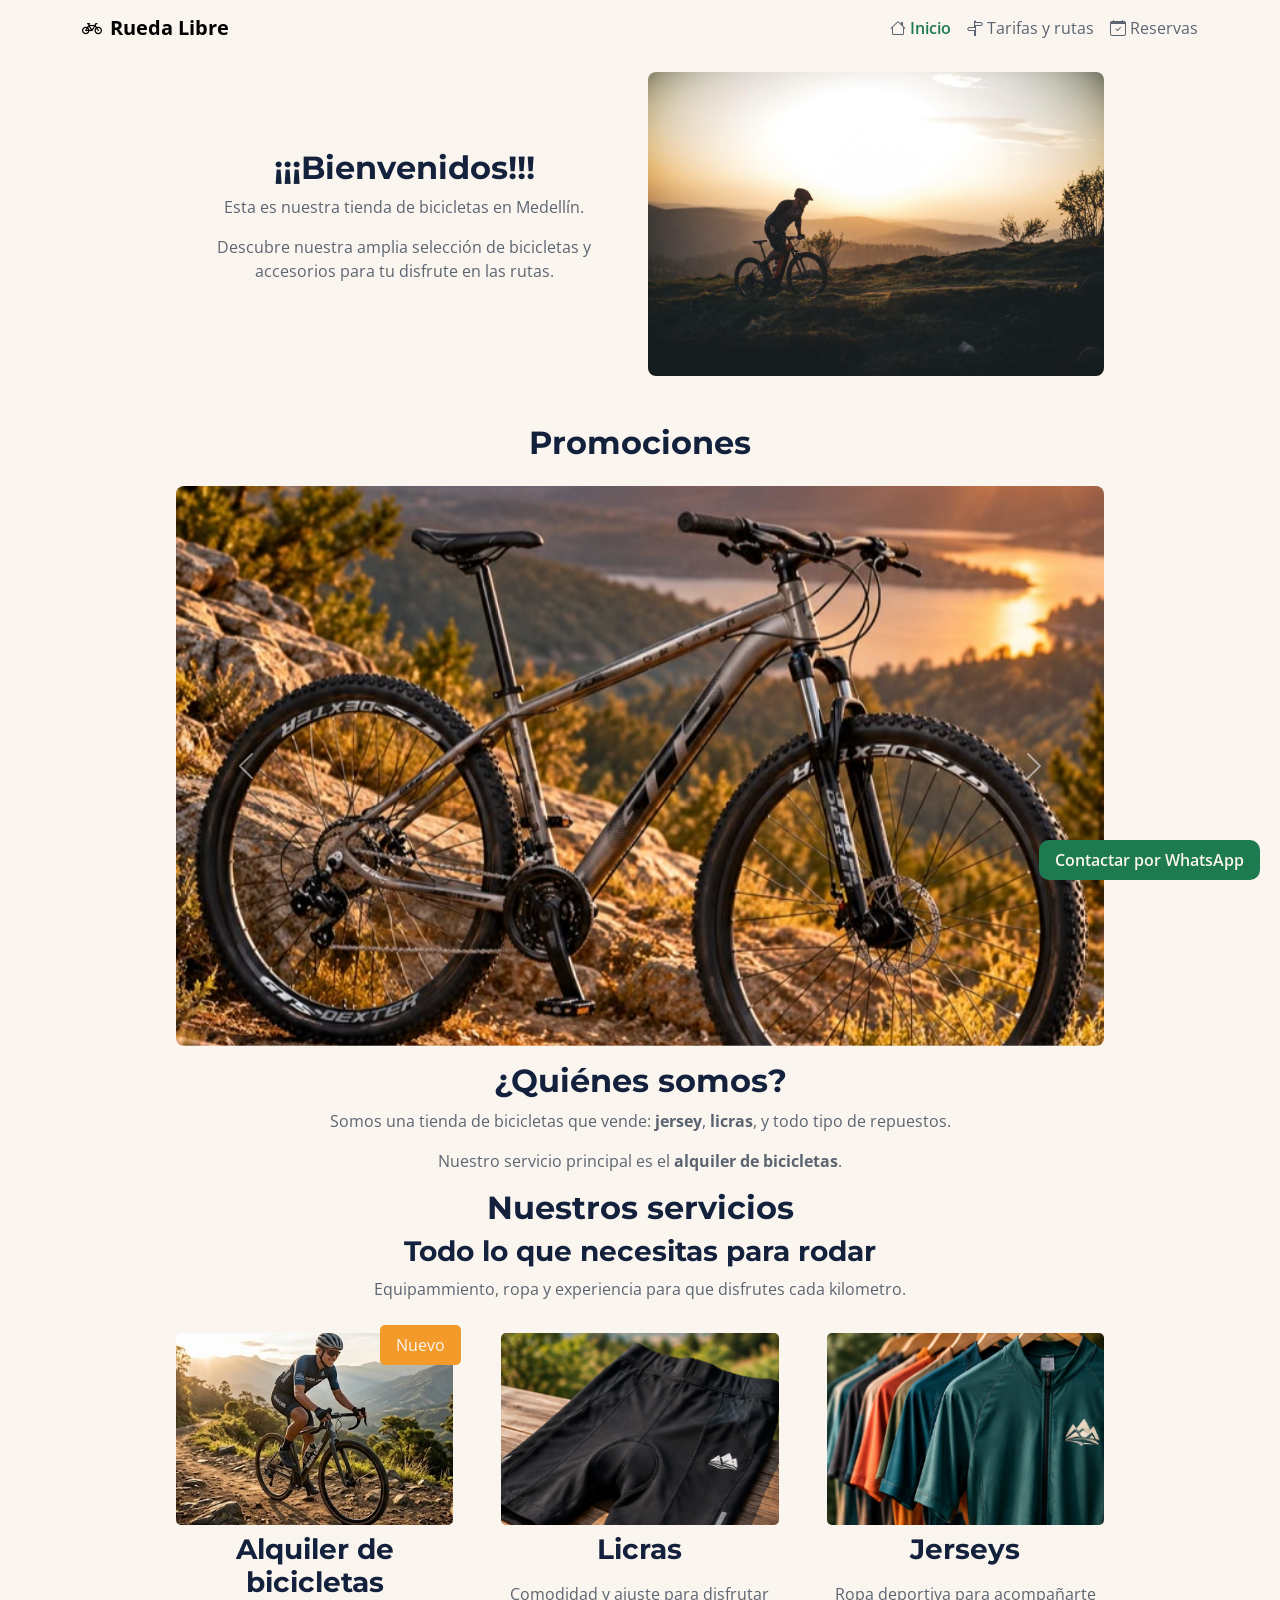
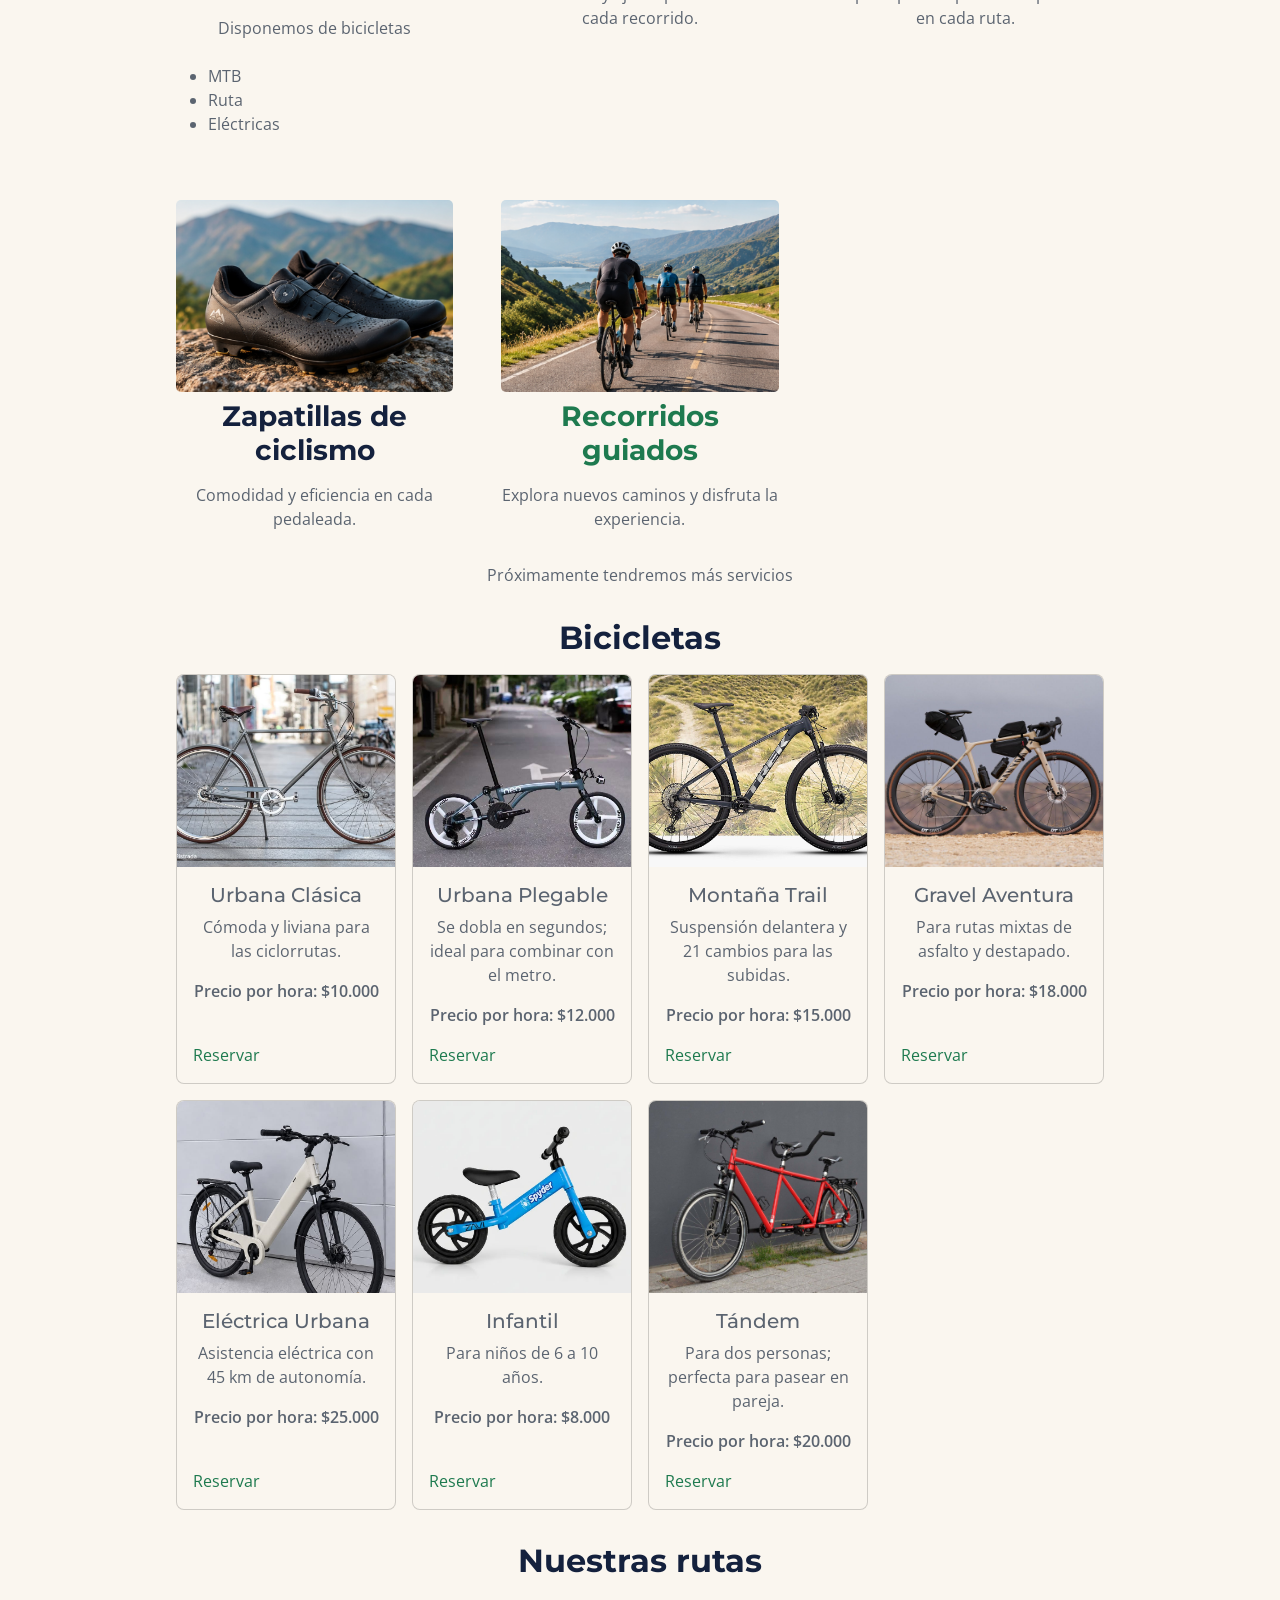
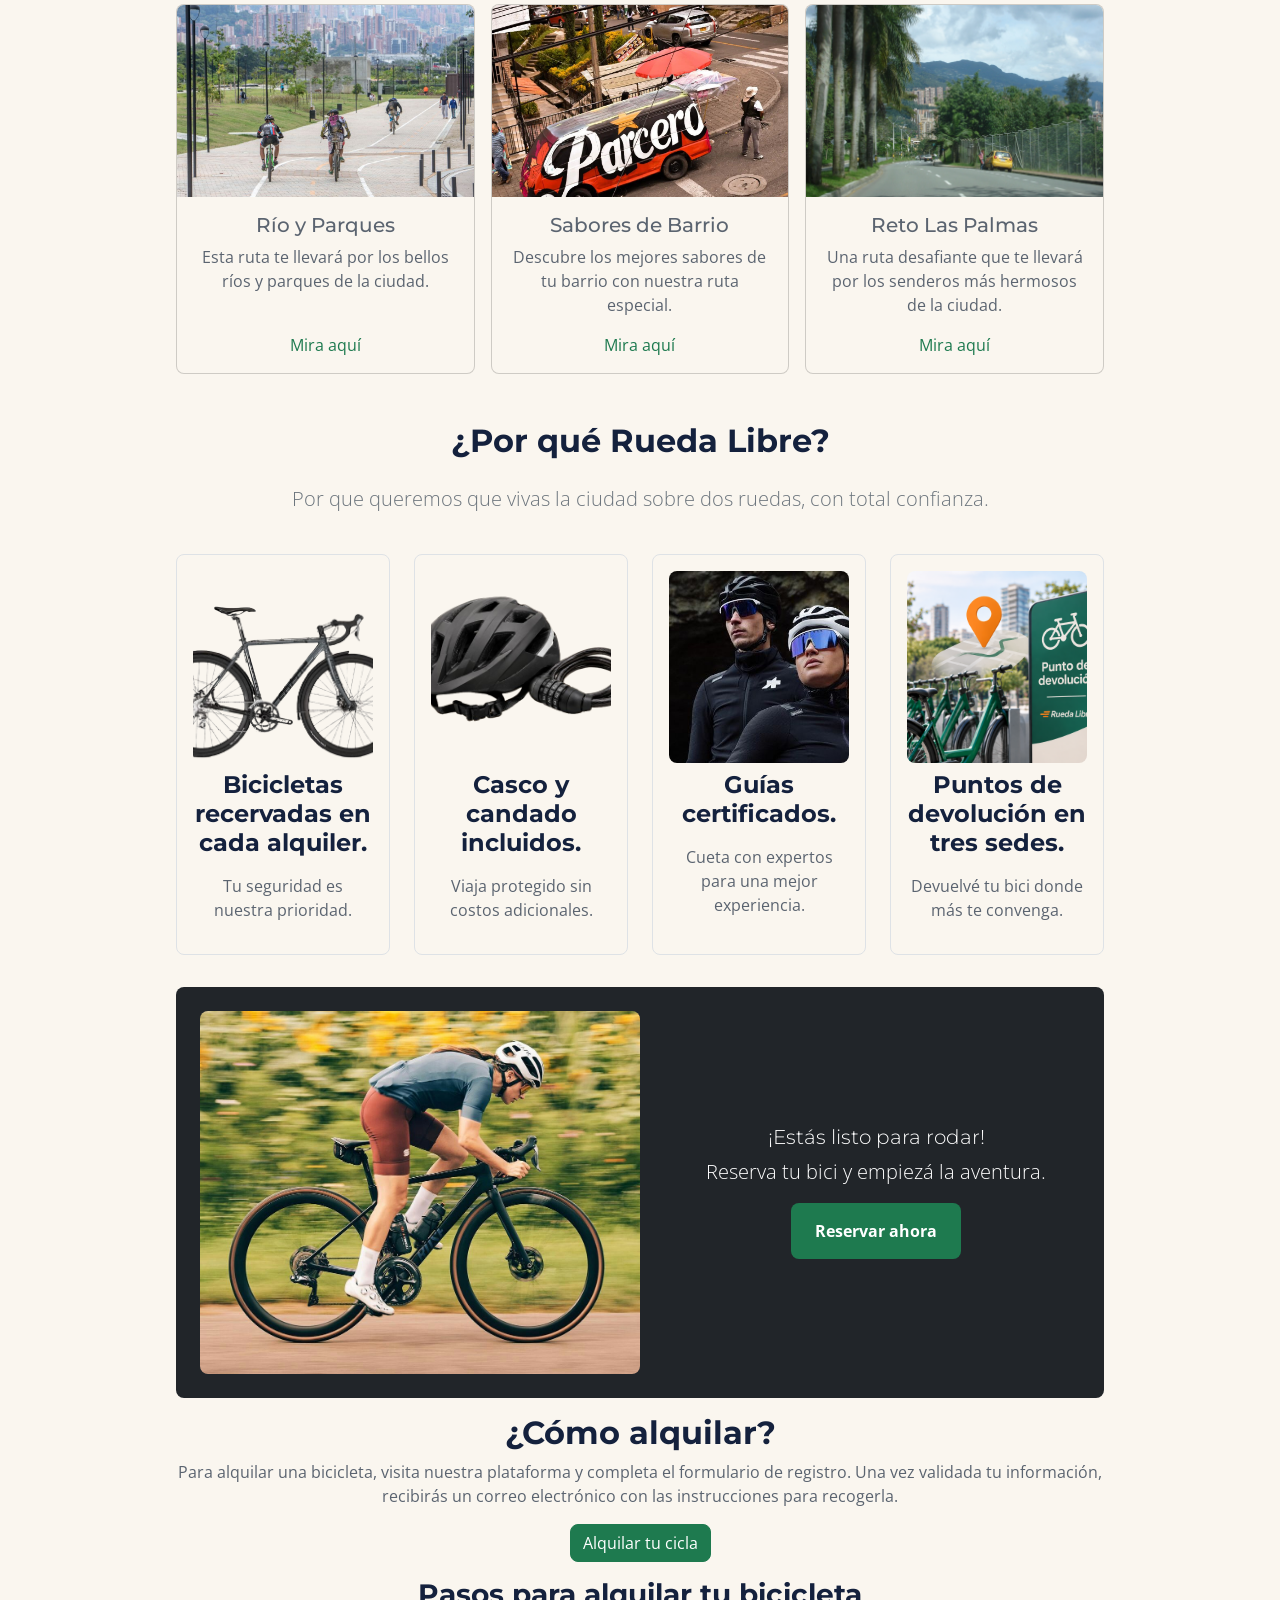
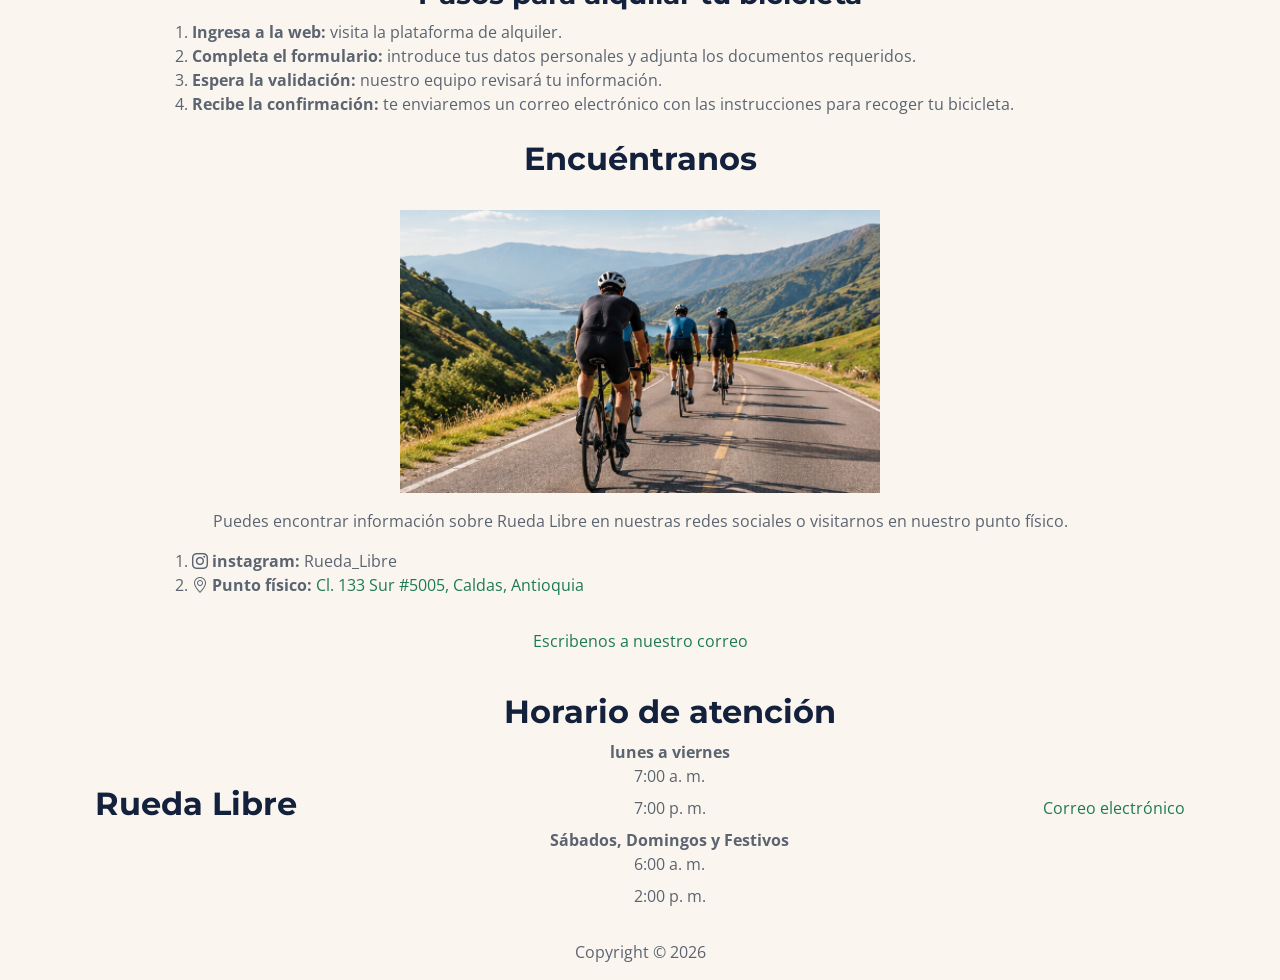
<file: index.html>
<!DOCTYPE html>
<html lang="es">
<head>
    <meta charset="UTF-8">
    <meta name="viewport" content="width=device-width, initial-scale=1.0">
    <title>Rueda Libre | Alquiler de bicicletas en Medellín</title>
    <!-- Enlaces a fuentes de Google Fonts -->
    <link rel="preconnect" href="https://fonts.googleapis.com">
    <link rel="preconnect" href="https://fonts.gstatic.com" crossorigin>
    <link href="https://fonts.googleapis.com/css2?family=Montserrat:ital,wght@0,700;1,700&family=Open+Sans:ital,wght@0,300..800;1,300..800&display=swap" rel="stylesheet">
    <link rel="icon" href="img/logo.png">
    <!-- Bootstrap -->
    <link href="https://cdn.jsdelivr.net/npm/bootstrap-icons@1.11.3/font/bootstrap-icons.min.css" rel="stylesheet">
    <link href="https://cdn.jsdelivr.net/npm/bootstrap@5.3.8/dist/css/bootstrap.min.css" rel="stylesheet" integrity="sha384-sRIl4kxILFvY47J16cr9ZwB07vP4J8+LH7qKQnuqkuIAvNWLzeN8tE5YBujZqJLB" crossorigin="anonymous">
    <link rel="stylesheet" href="./css/styles.css">
</head>
<body>
    <header>
        <nav class="navbar navbar-expand-lg w-100">
            <div class="container d-flex justify-content-between">
                <a class="navbar-brand fw-bold" href="index.html"><i class="bi bi-bicycle me-2" aria-hidden="true"></i>Rueda Libre</a>

                <button class="navbar-toggler" type="button" data-bs-toggle="collapse" data-bs-target="#menu" aria-controls="menu" aria-expanded="false" aria-label="Abrir menú">
                    <span class="navbar-toggler-icon"></span>
                </button>

                <div class="collapse navbar-collapse" id="menu">
                    <ul class="navbar-nav ms-auto d-flex flex-wrap gap-3">
                        <li class="nav-item"><i class="bi bi-house me-1" aria-hidden="true"></i><a class="activo" href="index.html">Inicio</a></li>
                        <li class="nav-item"><i class="bi bi-signpost-split me-1" aria-hidden="true"></i><a href="paginas/tarifas.html">Tarifas y rutas</a></li>
                        <li class="nav-item"><i class="bi bi-calendar-check me-1" aria-hidden="true"></i><a href="paginas/reservas.html">Reservas</a></li>
                    </ul>
                </div>

            </div>
        </nav>
    </header>
    
    <main>
        <section class="container p-3" >
            <section class="row g-3">
                <div class="col-12 col-md-6 text-center align-self-center">
                    <h2>¡¡¡Bienvenidos!!!</h2>
                    <p>Esta es nuestra tienda de bicicletas en Medellín.</p>
                    <p>Descubre nuestra amplia selección de bicicletas y accesorios para tu disfrute en las rutas.</p>
                </div>
                <div class="col-12 col-md-6">
                    <img class="w-100 h-auto rounded" src="img/portada-ciclista.png" alt="ciclista en una montaña">
                </div>
            </section>
        </section>
        <section class="container p-3">
            <h2 class="p-3">Promociones</h2>
            <div id="carruselPromociones" class="carousel slide" data-bs-ride="carousel">
                <div class="carousel-inner rounded">
                    <div class="carousel-item active">
                        <img class="d-block w-100 object-fit-cover carrusel-promos" src="img/promo1.png" alt="Descripción de la promoción 1">
                    </div>
                    <div class="carousel-item">
                        <img class="d-block w-100 object-fit-cover carrusel-promos" src="img/promo2.png" alt="Descripción de la promoción 2">
                    </div>
                    <div class="carousel-item">
                        <img class="d-block w-100 object-fit-cover carrusel-promos" src="img/promo3.png" alt="Descripción de la promoción 3">
                    </div>
                </div>
            
                <button class="carousel-control-prev" type="button" data-bs-target="#carruselPromociones" data-bs-slide="prev">
                    <span class="carousel-control-prev-icon" aria-hidden="true"></span>
                    <span class="visually-hidden">Anterior</span>
                </button>
                <button class="carousel-control-next" type="button" data-bs-target="#carruselPromociones" data-bs-slide="next">
                    <span class="carousel-control-next-icon" aria-hidden="true"></span>
                    <span class="visually-hidden">Siguiente</span>
                </button>
            </div>
        </section>
        <section>
            <h2>¿Quiénes somos?</h2>
            
            <p>Somos una tienda de bicicletas que vende: <strong>jersey</strong>, <strong>licras</strong>, y todo tipo de repuestos.</p>

            <p>Nuestro servicio principal es el <strong>alquiler de bicicletas</strong>.</p>

        </section>
    
        <h2>Nuestros servicios</h2>
        <h3>Todo lo que necesitas para rodar</h3>
        <p>Equipammiento, ropa y experiencia para que disfrutes cada kilometro.</p>

        <section class="servicios">
                    <article class="tarjeta-servicio">
                        <img src="img/MTBCiclista.png" alt="Bicicletas para alquiler">
                        <p class="nuevo">Nuevo</p>

                        <h3>Alquiler de bicicletas</h3>
                        <p>Disponemos de bicicletas</p>
                        <ul>
                            <li>MTB</li>
                            <li>Ruta</li>
                            <li>Eléctricas</li>
                        </ul>
                    </article>

                    <article class="tarjeta-servicio">
                        <img src="img/licras.png" alt="licras para ciclismo">
                        <h3>Licras</h3>
                        <p>Comodidad y ajuste para disfrutar cada recorrido.</p>
                    </article>

                    <article class="tarjeta-servicio">
                        <img src="img/jersey.png" alt="jerseys para ciclismo">

                        <h3>Jerseys</h3>
                        <p>Ropa deportiva para acompañarte en cada ruta.</p>
                    </article>

                    <article class="tarjeta-servicio">
                        <img src="img/zapatillas.png" alt="Zapatillas de ciclismo">
                        <h3>Zapatillas de ciclismo</h3>
                        <p>Comodidad y eficiencia en cada pedaleada.</p>
                    </article>


                    <article class="tarjeta-servicio">
                        <img src="img/rutas.png" alt="Grupo de ciclistas en un recorrido">

                        <h3>
                            <a href="paginas/tarifas.html#tarifasRecorridosGuiados">
                                Recorridos guiados
                            </a>
                        </h3>
                        <p>Explora nuevos caminos y disfruta la experiencia.</p>
                    </article>
        </section>
        <p>Próximamente tendremos más servicios</p>

        <section class="container p-3">
            <h2 class="mb-3">Bicicletas</h2>
            <section class="row g-3">
                <section class="col-12 col-sm-6 col-lg-4 col-xl-3">
                    <article class="card h-100 tarjetas-flota">
                        <img class="card-img-top object-fit-cover" src="img/Urbana-Clásica.png" alt="Diseño de bicicleta urbana clásica">
                        <div class="card-body d-flex flex-column">
                            <h3 class="card-title h5">Urbana Clásica</h3>
                            <p class="card-text">Cómoda y liviana para las ciclorrutas.</p>
                            <p class="fw-semibold">Precio por hora: $10.000</p>
                            <a class="mt-auto align-self-start" href="paginas/reservas.html">Reservar</a>
                        </div>
                    </article>
                </section>
                <section class="col-12 col-sm-6 col-lg-4 col-xl-3">
                    <article class="card h-100 tarjetas-flota">
                        <img class="card-img-top object-fit-cover" src="img/Urbana-Plegable.png" alt="Diseño de bicicleta urbana plegable">
                        <div class="card-body d-flex flex-column">
                            <h3 class="card-title h5">Urbana Plegable</h3>
                            <p class="card-text">Se dobla en segundos; ideal para combinar con el metro.</p>
                            <p class="fw-semibold">Precio por hora: $12.000</p>
                            <a class="mt-auto align-self-start" href="paginas/reservas.html">Reservar</a>
                        </div>
                    </article>
                </section>
                <section class="col-12 col-sm-6 col-lg-4 col-xl-3">
                    <article class="card h-100 tarjetas-flota">
                        <img class="card-img-top object-fit-cover" src="img/Montaña-Trail.png" alt="Diseño de bicicleta de montaña trail">
                        <div class="card-body d-flex flex-column">
                            <h3 class="card-title h5">Montaña Trail</h3>
                            <p class="card-text">Suspensión delantera y 21 cambios para las subidas.</p>
                            <p class="fw-semibold">Precio por hora: $15.000</p>
                            <a class="mt-auto align-self-start" href="paginas/reservas.html">Reservar</a>
                        </div>
                    </article>
                </section>
                <section class="col-12 col-sm-6 col-lg-4 col-xl-3">
                    <article class="card h-100 tarjetas-flota">
                        <img class="card-img-top object-fit-cover" src="img/Gravel-Aventura.png" alt="Diseño de bicicleta de gravel">
                        <div class="card-body d-flex flex-column">
                            <h3 class="card-title h5">Gravel Aventura</h3>
                            <p class="card-text">Para rutas mixtas de asfalto y destapado.</p>
                            <p class="fw-semibold">Precio por hora: $18.000</p>
                            <a class="mt-auto align-self-start" href="paginas/reservas.html">Reservar</a>
                        </div>
                    </article>
                </section>
                <section class="col-12 col-sm-6 col-lg-4 col-xl-3">
                    <article class="card h-100 tarjetas-flota">
                        <img class="card-img-top object-fit-cover" src="img/Eléctrica-Urbana.png" alt="Diseño de bicicleta eléctrica urbana">
                        <div class="card-body d-flex flex-column">
                            <h3 class="card-title h5">Eléctrica Urbana</h3>
                            <p class="card-text">Asistencia eléctrica con 45 km de autonomía.</p>
                            <p class="fw-semibold">Precio por hora: $25.000</p>
                            <a class="mt-auto align-self-start" href="paginas/reservas.html">Reservar</a>
                        </div>
                    </article>
                </section>
                <section class="col-12 col-sm-6 col-lg-4 col-xl-3">
                    <article class="card h-100 tarjetas-flota">
                        <img class="card-img-top object-fit-cover" src="img/Infantil.png" alt="Diseño de bicicleta infantil">
                        <div class="card-body d-flex flex-column">
                            <h3 class="card-title h5">Infantil</h3>
                            <p class="card-text">Para niños de 6 a 10 años.</p>
                            <p class="fw-semibold">Precio por hora: $8.000</p>
                            <a class="mt-auto align-self-start" href="paginas/reservas.html">Reservar</a>
                        </div>
                    </article>
                </section>
                <section class="col-12 col-sm-6 col-lg-4 col-xl-3">
                    <article class="card h-100 tarjetas-flota">
                        <img class="card-img-top object-fit-cover" src="img/Tándem.png" alt="Diseño de bicicleta para dos personas tándem">
                        <div class="card-body d-flex flex-column">
                            <h3 class="card-title h5">Tándem</h3>
                            <p class="card-text">Para dos personas; perfecta para pasear en pareja.</p>
                            <p class="fw-semibold">Precio por hora: $20.000</p>
                            <a class="mt-auto align-self-start" href="paginas/reservas.html">Reservar</a>
                        </div>
                    </article>
                </section>
            </section>
        </section>

        <section class="container p-3">
            <h2 class="pb-3">Nuestras rutas</h2>
            <section class="row g-3">
                <section class="col-12 col-md-4">
                    <article class="card h-100 tarjetas">
                        <img class="card-img-top object-fit-cover" src="img/Rio-parques.png" alt="Ciclistas en ciclovía río parques">
                        <div class="card-body d-flex flex-column">
                            <h3 class="card-title h5">Río y Parques</h3>
                            <p class="card-text">Esta ruta te llevará por los bellos ríos y parques de la ciudad.</p>
                            <a class="mt-auto align-self-center" href="paginas/tarifas.html">Mira aquí</a>
                        </div>
                    </article>
                </section>
                <section class="col-12 col-md-4">
                    <article class="card h-100 tarjetas">
                        <img class="card-img-top object-fit-cover" src="img/sabor-barrio.png" alt="Camioneta de Pilsen que dice 'parcero'">
                        <div class="card-body d-flex flex-column">
                            <h3 class="card-title h5">Sabores de Barrio</h3>
                            <p class="card-text">Descubre los mejores sabores de tu barrio con nuestra ruta especial.</p>
                            <a class="mt-auto align-self-center" href="paginas/tarifas.html">Mira aquí</a>
                        </div>
                    </article>
                </section>
                <section class="col-12 col-md-4">
                    <article class="card h-100 tarjetas">
                        <img class="card-img-top object-fit-cover" src="img/reto-palmas.png" alt="Vía Las Palmas, Medellín">
                        <div class="card-body d-flex flex-column">
                            <h3 class="card-title h5">Reto Las Palmas</h3>
                            <p class="card-text">Una ruta desafiante que te llevará por los senderos más hermosos de la ciudad.</p>
                            <a class="mt-auto align-self-center" href="paginas/tarifas.html">Mira aquí</a>
                        </div>
                    </article>
                </section>
            </section>
        </section>

        <section class="container p-3">
            <h2 class="mb-4 pt-3">¿Por qué Rueda Libre?</h2>
            <p class="text-center text-secondary lead">Por que queremos que vivas la ciudad sobre dos ruedas, con total confianza.</p>
            <div class="row mt-3 g-4">
                <div class="col-12 col-sm-6 col-lg-3">
                    <article class="d-flex flex-column gap-2 p-3 border rounded h-100 tarjetas">
                        <img class="d-block w-100 rounded object-fit-cover" src="img/cicla-perfil.png" alt="bicicleta de perfil">
                        <h2 class="fs-4 text-center mb-2">Bicicletas recervadas en cada alquiler.</h2>
                        <p>Tu seguridad es nuestra prioridad.</p>
                    </article>
                </div>
                <div class="col-12 col-sm-6 col-lg-3">
                    <article class="d-flex flex-column gap-2 p-3 border rounded h-100 tarjetas">
                        <img class="d-block w-100 rounded object-fit-cover" src="img/casco-candado.png" alt="Casco y candado">
                        <h2 class="fs-4 text-center mb-2">Casco y candado incluidos.</h2>
                        <p>Viaja protegido sin costos adicionales.</p>
                    </article>
                </div>
                <div class="col-12 col-sm-6 col-lg-3">
                    <article class="d-flex flex-column gap-2 p-3 border rounded h-100 tarjetas">
                        <img class="d-block w-100 rounded object-fit-cover" src="img/guias.png" alt="Guías certificados">
                        <h2 class="fs-4 text-center mb-2">Guías certificados.</h2>
                        <p>Cueta con expertos para una mejor experiencia.</p>
                    </article>
                </div>
                <div class="col-12 col-sm-6 col-lg-3">
                    <article class="d-flex flex-column gap-2 p-3 border rounded h-100 tarjetas">
                        <img class="d-block w-100 rounded object-fit-cover" src="img/punto-devolucion.png" alt="Punto de devolución">
                        <h2 class="fs-4 text-center mb-2">Puntos de devolución en tres sedes.</h2>
                        <p>Devuelvé tu bici donde más te convenga.</p>
                    </article>
                </div>
            </div>
        </section>

    <section class="container p-3">
        <div class="bg-dark rounded p-4 d-flex flex-column flex-md-row align-items-center justify-content-between gap-3">
            <div class="col-12 col-md-6 d-none d-md-block">
                <img class="img-fluid rounded" src="img/listo-rodar.png" alt="ciclista femenina rodando a toda velocidad">
            </div>
            <div class="col-12 col-md-6 text-start text-md-center">
                <h3 class="text-white lead mb-2">¡Estás listo para rodar!</h3>
                <p class="text-white lead">Reserva tu bici y empiezá la aventura.</p>
                <a class="d-inline-block bg-primary  text-decoration-none text-white fw-bold px-4 py-3 rounded" href="paginas/reservas.html" >Reservar ahora</a>
            </div>
        </div>
    </section>


        <section>
            <h2>¿Cómo alquilar?</h2>

            <p>Para alquilar una bicicleta, visita nuestra plataforma y completa el formulario de registro.
                Una vez validada tu información, recibirás un correo electrónico con las instrucciones para recogerla.</p>

            <p>
                <a class="btn btn-primary" href="https://alquilarciclas.com">Alquilar tu cicla</a>
            </p>

            <h3>Pasos para alquilar tu bicicleta</h3>

            <ol>
                <li>
                    <strong>Ingresa a la web:</strong> visita la plataforma de alquiler.
                </li>

                <li>
                    <strong>Completa el formulario:</strong> introduce tus datos personales y adjunta los documentos requeridos.
                </li>
            
                <li>
                    <strong>Espera la validación:</strong> nuestro equipo revisará tu información.
                </li>
            
                <li>
                    <strong>Recibe la confirmación:</strong> te enviaremos un correo electrónico con las instrucciones para recoger tu bicicleta.
                </li>
            </ol>
        </section>

        <section id="encuentranos">
            <h2>Encuéntranos</h2>
            <img src="img/rutas.png" alt="Ruta_Del_Sol" width="400px">

            <aside>
                <p>Puedes encontrar información sobre Rueda Libre en nuestras redes sociales o visitarnos en nuestro punto físico.</p>
                <ol>
                    <li>
                        <i class="bi bi-instagram me-1" aria-hidden="true"></i><strong>instagram:</strong> Rueda_Libre
                    </li>
                    <li>
                        <i class="bi bi-geo-alt me-1" aria-hidden="true"></i><strong>Punto físico:</strong><a href="https://maps.app.goo.gl/HqhbWWHoC646tAU59" target="_blank" rel="noopener noreferrer"> Cl. 133 Sur #5005, Caldas, Antioquia</a>
                    </li>
                </ol>
            </aside>
            <p>
                <a href="mailto:hola@ruedalibre.example">Escribenos a nuestro correo</a>
            </p>
        </section>

        <a class="WhatsApp" href="https://wa.me/573000000000" target="_blank" rel="noopener noreferrer">Contactar por WhatsApp</a>

    </main>

    <footer>
            <h2>Rueda Libre</h2>
                <section class="horario-atencion">
                    <h2>Horario de atención</h2>
                    <dl>
                        <dt>lunes a viernes</dt>
                        <dd>7:00 a. m.</dd>
                            <dd>7:00 p. m.</dd>         
                        <dt>Sábados, Domingos y Festivos</dt>
                            <dd>6:00 a. m.</dd>
                            <dd>2:00 p. m.</dd>
                    </dl>
                </section>
            <a href="mailto:hola@ruedalibre.example">Correo electrónico</a>
        <p>Copyright © 2026</p>
    </footer>

    <script src="https://cdn.jsdelivr.net/npm/bootstrap@5.3.8/dist/js/bootstrap.bundle.min.js" integrity="sha384-FKyoEForCGlyvwx9Hj09JcYn3nv7wiPVlz7YYwJrWVcXK/BmnVDxM+D2scQbITxI" crossorigin="anonymous"></script>
</body>
</html>
</file>
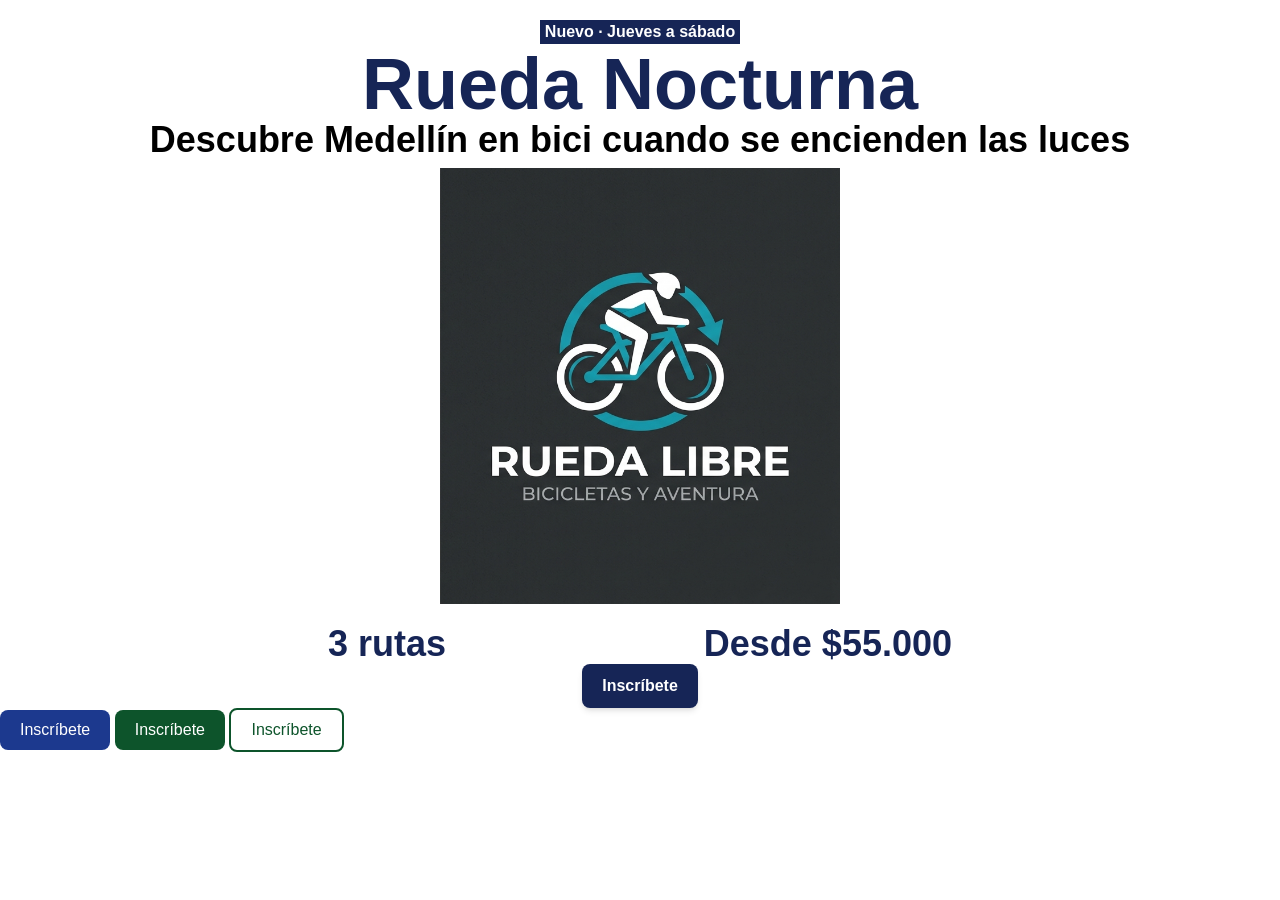
<file: nocturna/index.html>
<!DOCTYPE html>
<html lang="en">
<head>
    <meta charset="UTF-8">
    <meta name="viewport" content="width=device-width, initial-scale=1.0">
    <link rel="icon" href="../img/logo-oscuro.png">
    <title>Rueda Nocturna</title>
    <link href="./src/output.css" rel="stylesheet">
</head>
<body>
    <section class="text-center w-full mx-auto px-4">
        <div class="text-center bg-blue-950 text-white w-50 h-auto mx-auto m-1">
            <p class="font-bold mt-5">Nuevo · Jueves a sábado</p>
        </div>
        <h1 class="font-bold text-7xl text-blue-950">Rueda Nocturna</h1>
        <p class="font-semibold text-4xl h-auto">Descubre Medellín en bici cuando se encienden las luces</p>
        <img class="m-2 mx-auto w-100 h-auto" src="../img/logo-oscuro.png" alt="Logo Rueda Libre version oscura">
    
        <div class="flex flex-col sm:flex-row justify-between gap-2 sm:gap-6 w-full sm:w-1/2 text-blue-950 text-2xl sm:text-4xl font-semibold mt-5 mx-auto">
            <p>3 rutas</p>
            <p>Desde $55.000</p>
        </div>
    
        <button type="button" class="rounded-lg bg-blue-950 px-5 py-2.5 font-semibold text-white shadow-md hover:bg-blue-900 focus:ring-2 focus:ring-blue-800 focus:outline-hidden"><a href="../paginas/reservas.html">Inscríbete</a></button>
    </section>

    <button type="button" class="bg-blue-900 text-white px-5 py-2 rounded-lg hover:bg-blue-950 focus:outline-none focus:ring-4 focus:ring-blue-800">
        Inscríbete
    </button>

    <button type="button" class="bg-green-900 text-white px-5 py-2 rounded-lg hover:bg-amber-500 hover:text-blue-950 hover:outline hover:ring-2 focus:outline-none focus:ring-2 focus:ring-blue-950">
        Inscríbete
    </button>

    <button type="button" class="border-2 border-green-900 text-green-900 px-5 py-2 rounded-lg hover:bg-amber-500 hover:text-blue-950 hover:outline hover:ring-2 focus:outline-none focus:ring-2 focus:ring-blue-950 focus:bg-amber-500 " >
        Inscríbete
    </button>
</body>
</html>
</file>
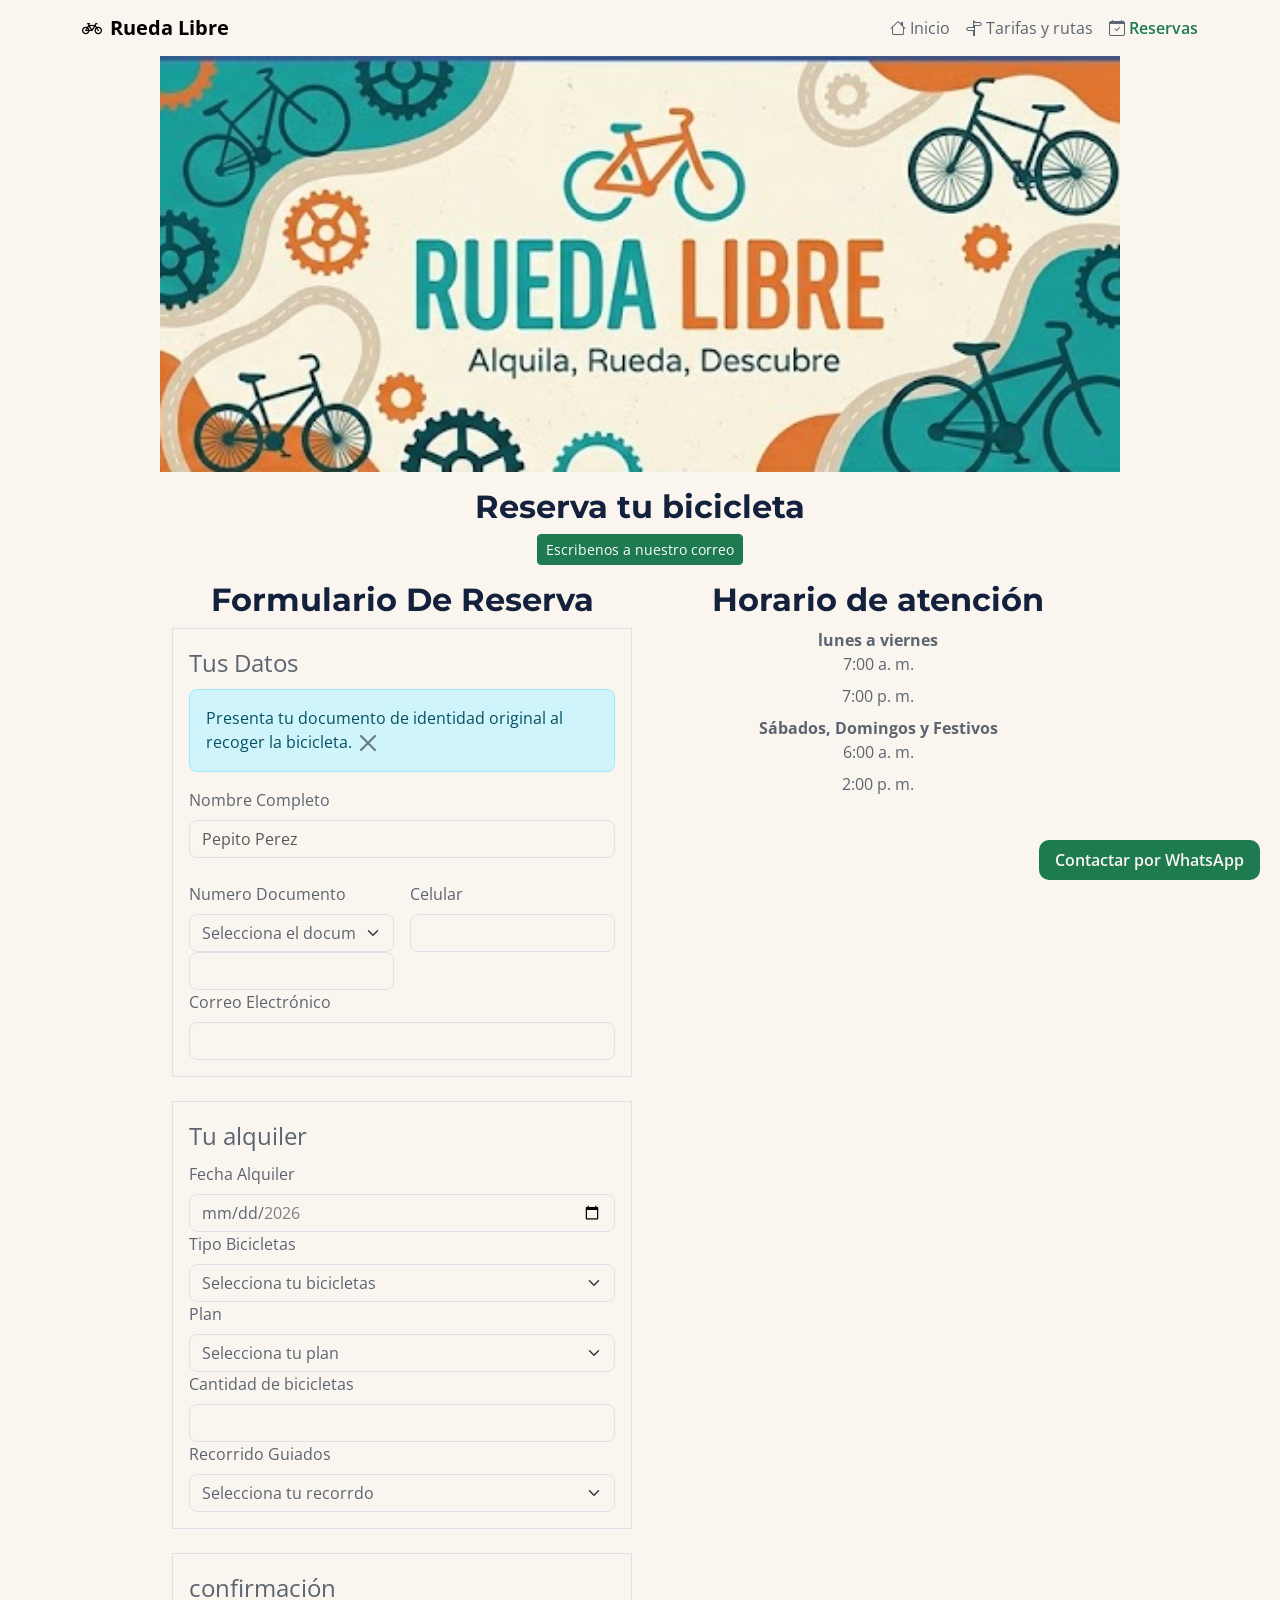
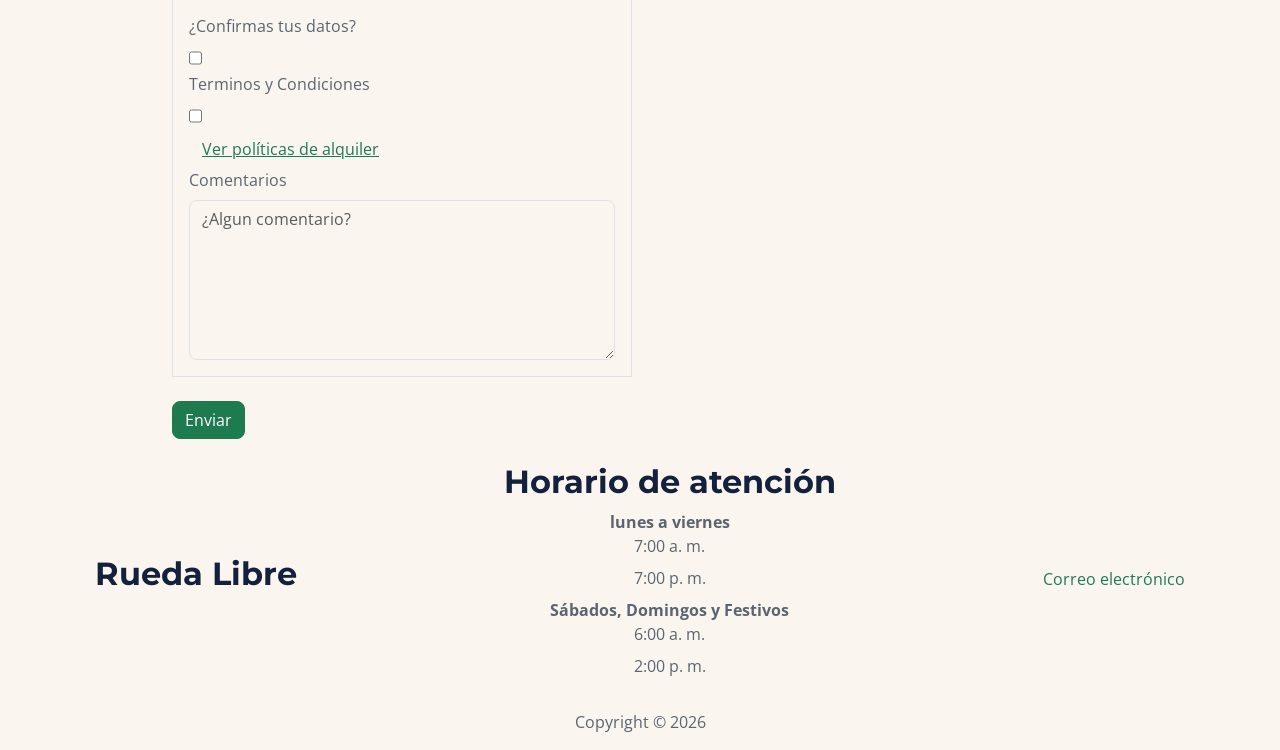
<file: paginas/reservas.html>
<!DOCTYPE html>
<html lang="es">
<head>
    <meta charset="UTF-8">
    <meta name="viewport" content="width=device-width, initial-scale=1.0">
    <link rel="icon" href="../img/logo.png">
    <!-- Enlaces a fuentes de Google Fonts -->
    <link rel="preconnect" href="https://fonts.googleapis.com">
    <link rel="preconnect" href="https://fonts.gstatic.com" crossorigin>
    <link href="https://fonts.googleapis.com/css2?family=Montserrat:ital,wght@0,700;1,700&family=Open+Sans:ital,wght@0,300..800;1,300..800&display=swap" rel="stylesheet">
    <title>Reserva tu bicicleta</title>
    <!-- Bootstrap -->
    <link href="https://cdn.jsdelivr.net/npm/bootstrap-icons@1.11.3/font/bootstrap-icons.min.css" rel="stylesheet">
    <link href="https://cdn.jsdelivr.net/npm/bootstrap@5.3.8/dist/css/bootstrap.min.css" rel="stylesheet" integrity="sha384-sRIl4kxILFvY47J16cr9ZwB07vP4J8+LH7qKQnuqkuIAvNWLzeN8tE5YBujZqJLB" crossorigin="anonymous">
    <link rel="stylesheet" href="../css/styles.css">
</head>
<body>

    <header>
        <nav class="navbar navbar-expand-lg w-100">
            <div class="container d-flex justify-content-between">
                <a class="navbar-brand fw-bold" href="index.html"><i class="bi bi-bicycle me-2" aria-hidden="true"></i>Rueda Libre</a>


                <button class="navbar-toggler" type="button" data-bs-toggle="collapse" data-bs-target="#menu" aria-controls="menu" aria-expanded="false" aria-label="Abrir menú">
                    <span class="navbar-toggler-icon"></span>
                </button>

                <div class="collapse navbar-collapse" id="menu">
                    <ul class="navbar-nav ms-auto d-flex flex-wrap gap-3">
                        <li class="nav-item"><i class="bi bi-house me-1" aria-hidden="true"></i><a href="../index.html">Inicio</a></li>
                        <li class="nav-item"><i class="bi bi-signpost-split me-1" aria-hidden="true"></i><a href="tarifas.html">Tarifas y rutas</a></li>
                        <li class="nav-item"><i class="bi bi-calendar-check me-1" aria-hidden="true"></i><a class="activo" href="reservas.html">Reservas</a></li>
                    </ul>
                </div>

            </div>
        </nav>
    </header>
    
    <main>
        <img class="d-block w-100 h-auto" src="../img/portada_Rueda_Libre.png" alt="Bicicletas y servicios de Rueda Libre">
        <section class="text-center m-3">
            <h2>Reserva tu bicicleta</h2>
            <a class="btn btn-primary btn-sm" href="mailto:hola@ruedalibre.example">Escribenos a nuestro correo</a>
        </section >

        <section class="container">
            <section class="row g-3">
                    <section class="col-12 col-md-6">
                        <h2>Formulario De Reserva</h2>
                        <form class="needs-validation" novalidate>
                            <fieldset class="mb-4 p-3 border">
                                <legend>Tus Datos</legend>
                                <div class="alert alert-info" role="alert">
                                    Presenta tu documento de identidad original al recoger la bicicleta.
                                    <button type="button" class="btn btn-close" data-bs-dismiss="alert" aria-label="Cerrar"></button>
                                </div>
                                <div>
                                    <label class="form-label" for="nombreCompleto">Nombre Completo</label>
                                    <input class="form-control" type="text" id="nombreCompleto" name="NombreCompleto" pattern="^[a-zA-ZñÑáéíóúÁÉÍÓÚüÜ]{3,}(?:\s+[a-zA-ZñÑáéíóúÁÉÍÓÚüÜ]{2,})+$" placeholder="Pepito Perez" minlength="3" required>
                                    <div class="invalid-feedback">Por favor, introduce tu nombre y al menos un apellido (solo letras y espacios).</div>
                                </div>

                                <section class="row g-3 mt-2">
                                    <section class="col-12 col-md-6">
                                        <label class="form-label" for="numeroDocumento">Numero Documento</label>
                                            <select class="form-select" name="tipDocumento" id="tipDocumento" required>
                                                <option value="" disabled selected>Selecciona el documento</option>
                                                <option value="CC">Cédula</option>
                                                <option value="TI">Tarjeta Identidad</option>
                                            </select>
                                            <div class="invalid-feedback">Selecciona tu tipo de documento (Cédula o Tarjeta de identidad).</div>
                                            <input class="form-control" type="number" id="numeroDocumento" name="numDocumento" minlength="6" required>
                                            <div class="invalid-feedback">Escribe tu número de documento solo con números, sin puntos ni espacios (mínimo 6 dígitos).</div>
                                    </section>
                                        
                                    <section class="col-12 col-md-6">
                                        <label class="form-label" for="celular">Celular</label>
                                        <input class="form-control" type="tel" id="celular" name="numCelular" pattern="^3[0-9]{9}" title="Escribe 10 numeros sin espacio y que comience en 3" required>
                                        <div class="invalid-feedback">Escribe 10 números sin espacios y que empiecen por 3. Ejemplo: 3001234567.</div>
                                    </section>
                                </section>

                                <div>
                                    <label class="form-label" for="correo">Correo Electrónico</label>
                                    <input class="form-control" type="email" id="correo" name="correoElectronico" required>
                                    <div class="invalid-feedback">Escribe un correo válido que incluya @ y un dominio. Ejemplo: nombre@correo.com.</div>
                                </div>
                            </fieldset>
                            <fieldset class="mb-4 p-3 border">
                                <legend>Tu alquiler</legend>
                                <div>
                                    <label class="form-label" for="fechaAlquiler">Fecha Alquiler</label>
                                    <input class="form-control" type="date" name="fechaAlquiler" id="fechaAlquiler" min="2026-10-01" max="2026-12-31" required>
                                    <div class="invalid-feedback">Elige una fecha entre el 1 de octubre y el 31 de diciembre de 2026.</div>
                                </div>
                                <div>
                                    <label class="form-label" for="tipoBicicleta">Tipo Bicicletas</label>
                                    <select class="form-select" name="bicicletas" id="tipoBicicleta" required>
                                        <option value="" disabled selected>Selecciona tu bicicletas</option>
                                        <option value="urbana">Urbana</option>
                                        <option value="montaña">Montaña</option>
                                        <option value="electrica">Eléctrica</option>
                                    </select>
                                    <div class="invalid-feedback">Selecciona el tipo de bicicleta que quieres alquilar.</div>
                                </div>
                                <div>
                                    <label class="form-label" for="tipoPlan">Plan</label>
                                    <select class="form-select" name="planes" id="tipoPlan" required>
                                        <option value="" disabled selected>Selecciona tu plan</option>
                                        <option value="hora">1 Hora</option>
                                        <option value="medioDia">Medio día</option>
                                        <option value="diaCompleto">Día completo</option>
                                    </select>
                                    <div class="invalid-feedback">Selecciona un plan: 1 hora, medio día o día completo.</div>
                                </div>
                                <div>
                                    <label class="form-label" for="cantidadBicicletas">Cantidad de bicicletas</label>
                                    <input class="form-control" type="number" name="numBicicletas" id="cantidadBicicletas" min="1" max="6" required>
                                    <div class="invalid-feedback">Escribe un número entero entre 1 y 6 para la cantidad de bicicletas.</div>
                                </div>
                                <div>
                                    <label class="form-label" for="recorrdoGuiado">Recorrido Guiados</label>
                                    <select class="form-select" name="recorridos" id="recorrdoGuiado" required>
                                        <option value="" disabled selected>Selecciona tu recorrdo</option>
                                        <option value="ninguna">Ninguna</option>
                                        <option value="rioParques">Río y Parques</option>
                                        <option value="Sabores de Barrio">Sabores de Barrio</option>
                                        <option value="Reto Las Palmas">Reto Las Palmas</option>
                                    </select>
                                    <div class="invalid-feedback">Selecciona un recorrido o elige "Ninguna" si no quieres uno.</div>
                                </div>
                            </fieldset>
                            <fieldset class="mb-4 p-3 border">
                                <legend>confirmación</legend>
                                <div>
                                    <label class="form-label" for="confDatos">¿Confirmas tus datos?</label>
                                    <input class="form-check" type="checkbox" name="confDatos" id="confDatos" required>
                                    <div class="invalid-feedback">Marca esta casilla para confirmar que tus datos son correctos.</div>
                                </div>
                            
                                <div>
                                    <label class="form-label" for="terminosCondiciones">Terminos y Condiciones</label>
                                    <input class="form-check" type="checkbox" name="confiTerminosCondiciones" id="terminosCondiciones" required>
                                    <div class="invalid-feedback">Debes aceptar los términos y condiciones para poder enviar la reserva.</div>
                                    <button class="btn btn-link" type="button" data-bs-toggle="modal" data-bs-target="#modalPoliticas">Ver políticas de alquiler</button>
                                </div>
                            
                                <div>
                                    <label class="form-label" for="sectComentarios">Comentarios</label>
                                    <textarea class="form-control" name="comentario" id="sectComentarios" placeholder="¿Algun comentario?" maxlength="300"></textarea>
                                    
                                </div>
                            </fieldset>
                        
                            <div>
                                <button class="btn btn-primary" type="submit">Enviar</button>
                            </div>
                        </form>
                        <div class="modal fade" id="modalPoliticas" tabindex="-1" aria-labelledby="tituloPoliticas" aria-hidden="true">
                            <div class="modal-dialog">
                                <div class="modal-content">
                                    <div class="modal-header">
                                        <h2 class="modal-title fs-5" id="tituloPoliticas">Políticas de alquiler</h2>
                                        <button type="button" class="btn-close" data-bs-dismiss="modal" aria-label="Cerrar"></button>
                                    </div>
                                    <div class="modal-body">
                                        <ol>
                                            <li>Presenta tu documento de identidad original al recoger la bicicleta.</li>
                                            <li>Revisa la bicicleta con el asesor antes de salir.</li>
                                            <li>Cada 15 minutos de retraso en la devolución tienen un recargo de $5.000.</li>
                                            <li>Los daños por mal uso se cobran según el costo de la reparación.</li>
                                            <li>Los menores de edad deben estar acompañados por un adulto responsable.</li>
                                        </ol>
                                    </div>
                                    <div class="modal-footer">
                                        <button type="button" class="btn btn-secondary" data-bs-dismiss="modal">Cerrar</button>
                                    </div>
                                </div>
                            </div>
                        </div>
                    </section>
                    <section class="col-12 col-md-6 horario-atencion">
                        <h2>Horario de atención</h2>
                        <dl>
                            <dt>lunes a viernes</dt>
                                <dd>7:00 a. m.</dd>
                                <dd>7:00 p. m.</dd>         
                            <dt>Sábados, Domingos y Festivos</dt>
                                <dd>6:00 a. m.</dd>
                                <dd>2:00 p. m.</dd>
                        </dl>
                    </section>
            </section>
        </section>

        
        

        <a class="WhatsApp" href="https://wa.me/573000000000" target="_blank" rel="noopener noreferrer">Contactar por WhatsApp</a>
    </main>

    <footer>
        <h2>Rueda Libre</h2>
        <section class="horario-atencion">
            <h2>Horario de atención</h2>
            <dl>
                <dt>lunes a viernes</dt>
                <dd>7:00 a. m.</dd>
                    <dd>7:00 p. m.</dd>         
                <dt>Sábados, Domingos y Festivos</dt>
                    <dd>6:00 a. m.</dd>
                    <dd>2:00 p. m.</dd>
            </dl>
        </section>
            <a href="mailto:hola@ruedalibre.example">Correo electrónico</a>
        <p>Copyright © 2026</p>
    </footer>
    <script src="https://cdn.jsdelivr.net/npm/bootstrap@5.3.8/dist/js/bootstrap.bundle.min.js" integrity="sha384-FKyoEForCGlyvwx9Hj09JcYn3nv7wiPVlz7YYwJrWVcXK/BmnVDxM+D2scQbITxI" crossorigin="anonymous"></script>
    <script src="./reservas.js"></script>
</body>
</html>
</file>
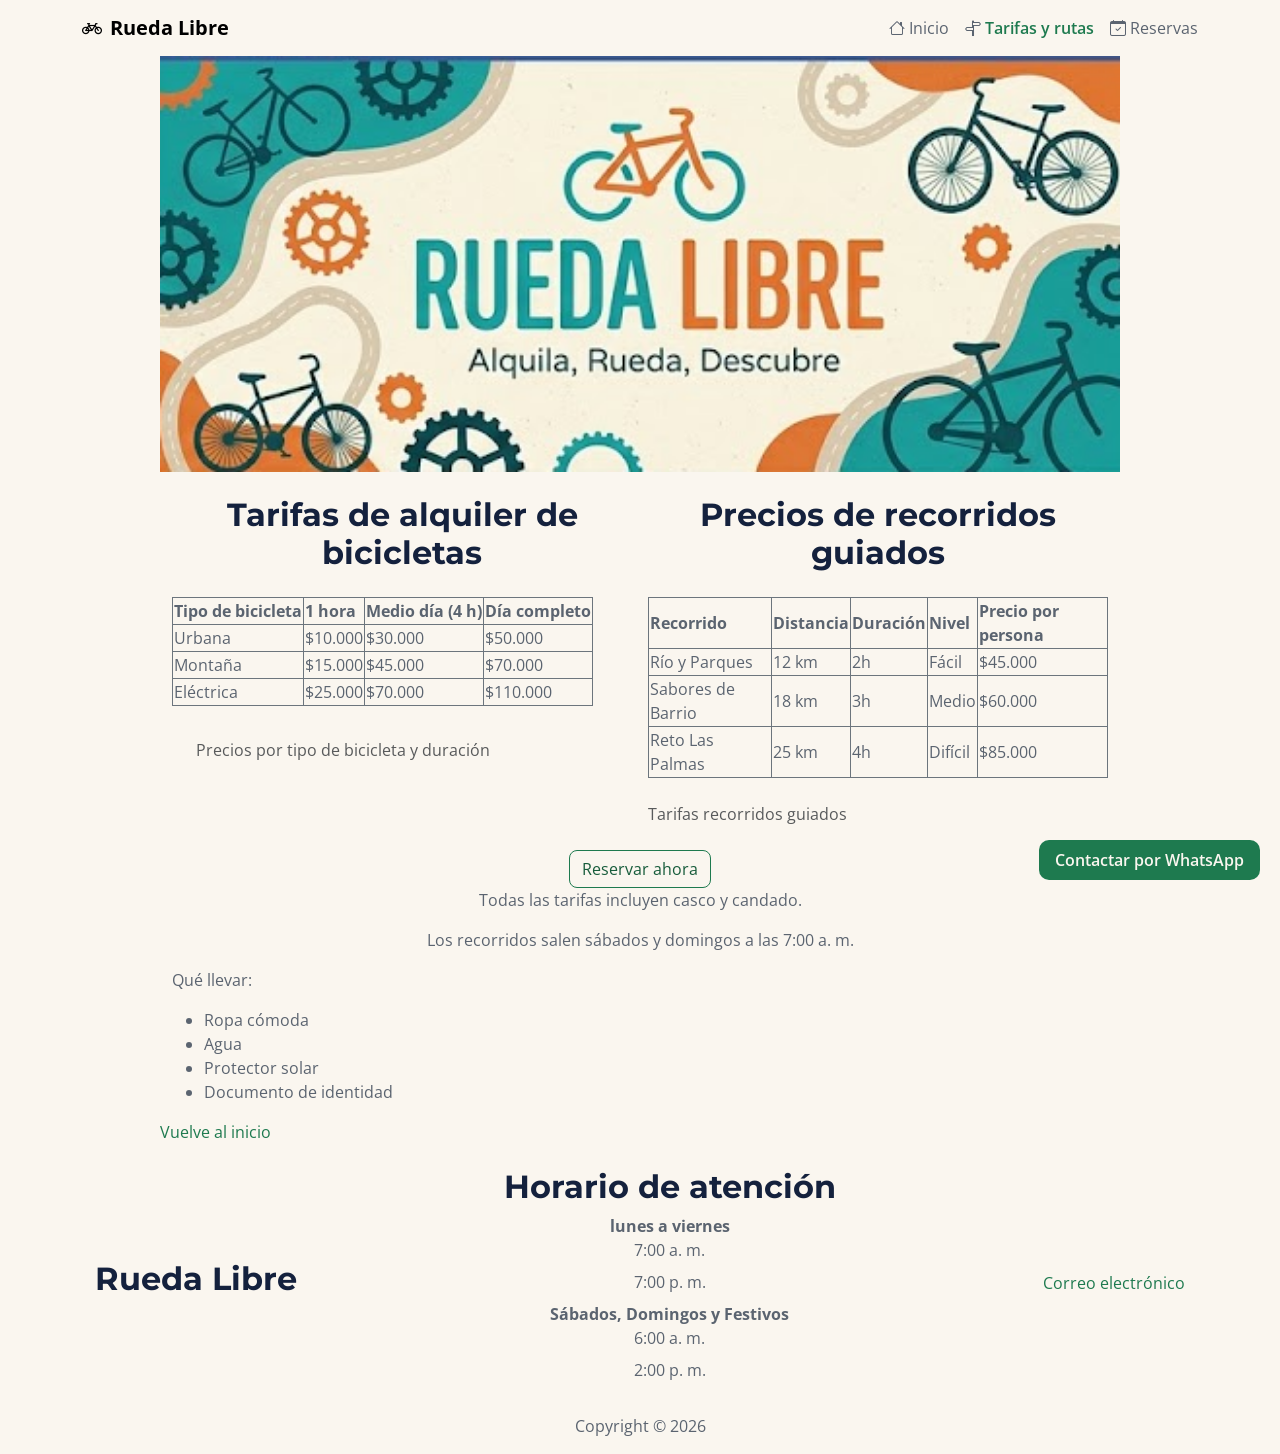
<file: paginas/tarifas.html>
<!DOCTYPE html>
<html lang="es">
<head>
    <meta charset="UTF-8">
    <meta name="viewport" content="width=device-width, initial-scale=1.0">
    <meta name="description" content="Rueda Libre | Tarifas de bicicletas">
    <link rel="icon" href="../img/logo.png">
    <!-- Enlaces a fuentes de Google Fonts -->
    <link rel="preconnect" href="https://fonts.googleapis.com">
    <link rel="preconnect" href="https://fonts.gstatic.com" crossorigin>
    <link href="https://fonts.googleapis.com/css2?family=Montserrat:ital,wght@0,700;1,700&family=Open+Sans:ital,wght@0,300..800;1,300..800&display=swap" rel="stylesheet">
    <title>Tarifas | Rueda Libre</title>
    <!--Bootstrap-->
    <link href="https://cdn.jsdelivr.net/npm/bootstrap-icons@1.11.3/font/bootstrap-icons.min.css" rel="stylesheet">
    <link href="https://cdn.jsdelivr.net/npm/bootstrap@5.3.8/dist/css/bootstrap.min.css" rel="stylesheet" integrity="sha384-sRIl4kxILFvY47J16cr9ZwB07vP4J8+LH7qKQnuqkuIAvNWLzeN8tE5YBujZqJLB" crossorigin="anonymous">
    <link rel="stylesheet" href="../css/styles.css">
</head>
<body>
    <header>
        <nav class="navbar navbar-expand-lg w-100">
            <div class="container d-flex justify-content-between">
                <a class="navbar-brand fw-bold" href="index.html"><i class="bi bi-bicycle me-2" aria-hidden="true"></i>Rueda Libre</a>


                <button class="navbar-toggler" type="button" data-bs-toggle="collapse" data-bs-target="#menu" aria-controls="menu" aria-expanded="false" aria-label="Abrir menú">
                    <span class="navbar-toggler-icon"></span>
                </button>

                <div class="collapse navbar-collapse" id="menu">
                    <ul class="navbar-nav ms-auto d-flex flex-wrap gap-3">
                        <li class="nav-item"><i class="bi bi-house me-1" aria-hidden="true"></i><a href="../index.html">Inicio</a></li>
                        <li class="nav-item"><i class="bi bi-signpost-split me-1" aria-hidden="true"></i><a class="activo" href="tarifas.html">Tarifas y rutas</a></li>
                        <li class="nav-item"><i class="bi bi-calendar-check me-1" aria-hidden="true"></i><a href="reservas.html">Reservas</a></li>
                    </ul>
                </div>

            </div>
        </nav>
    </header>
    
    
    <main>
        <img class="d-block w-100 h-auto" src="../img/portada_Rueda_Libre.png" alt="Bicicletas y servicios de Rueda Libre">

        <section class="container">
            <section class="row g-3">
                <section class="col-12 col-lg-6">
                    <h2 class="d-block m-4 text-center">Tarifas de alquiler de bicicletas</h2>
                    <div class="table-responsive">
                        <table class="table-bordered border-secondary">
                            <caption class="m-4">Precios por tipo de bicicleta y duración</caption>
                            <thead>
                                <tr>
                                    <th scope="col">Tipo de bicicleta</th>
                                    <th scope="col">1 hora</th>
                                    <th scope="col">Medio día (4 h)</th>
                                    <th scope="col">Día completo</th>
                                </tr>
                            </thead>
                            <tbody>
                                <tr><td>Urbana</td><td>$10.000</td><td>$30.000</td><td>$50.000</td></tr>
                                <tr><td>Montaña</td><td>$15.000</td><td>$45.000</td><td>$70.000</td></tr>
                                <tr><td>Eléctrica</td><td>$25.000</td><td>$70.000</td><td>$110.000</td></tr>
                            </tbody>
                        </table>
                    </div>
                </section>

                <section class="col-12 col-lg-6">
                    <h2 class="d-block m-4 text-center" >Precios de recorridos guiados</h2>
                    <div class="table-responsive">
                        <table class="table-bordered border-secondary">
                            <caption class="mt-3">Tarifas recorridos guiados</caption>
                            <thead>
                                <tr>
                                    <th scope="col">Recorrido</th>
                                    <th scope="col">Distancia</th>
                                    <th scope="col">Duración</th>
                                    <th scope="col">Nivel</th>
                                    <th scope="col">Precio por persona</th>
                                </tr>
                            </thead>
                            <tbody>
                                <tr><td>Río y Parques</td><td>12 km</td><td>2h</td><td>Fácil</td><td>$45.000</td></tr>
                                <tr><td>Sabores de Barrio</td><td>18 km</td><td>3h</td><td>Medio</td><td>$60.000</td></tr>
                                <tr><td>Reto Las Palmas</td><td>25 km</td><td>4h</td><td>Difícil</td><td>$85.000</td></tr>
                            </tbody>
                        </table>
                    </div>
                </section>

                <aside class="col-12 text-center">
                    <a class="btn btn-outline-primary" href="reservas.html">Reservar ahora</a>
                    <p>Todas las tarifas incluyen casco y candado.</p>
                    <p>Los recorridos salen sábados y domingos a las 7:00 a. m.</p>

                    <p class="text-start">Qué llevar:</p>
                    <ul class="text-start">
                        <li>Ropa cómoda</li>
                        <li>Agua</li>
                        <li>Protector solar</li>
                        <li>Documento de identidad</li>
                    </ul>
                </aside>
            </section>
        </section>
        
        <section>
            <a href="../index.html">Vuelve al inicio</a>
        </section>
        <a class="WhatsApp" href="https://wa.me/573000000000" target="_blank" rel="noopener noreferrer">Contactar por WhatsApp</a>
    </main>

    <footer>
        <h2>Rueda Libre</h2>
        <section class="horario-atencion">
            <h2>Horario de atención</h2>
            <dl>
                <dt>lunes a viernes</dt>
                <dd>7:00 a. m.</dd>
                    <dd>7:00 p. m.</dd>         
                <dt>Sábados, Domingos y Festivos</dt>
                    <dd>6:00 a. m.</dd>
                    <dd>2:00 p. m.</dd>
            </dl>
        </section>
            <a href="mailto:hola@ruedalibre.example">Correo electrónico</a>
        <p>Copyright © 2026</p>
    </footer>
    <script src="https://cdn.jsdelivr.net/npm/bootstrap@5.3.8/dist/js/bootstrap.bundle.min.js" integrity="sha384-FKyoEForCGlyvwx9Hj09JcYn3nv7wiPVlz7YYwJrWVcXK/BmnVDxM+D2scQbITxI" crossorigin="anonymous"></script>
</body>
</html>
</file>
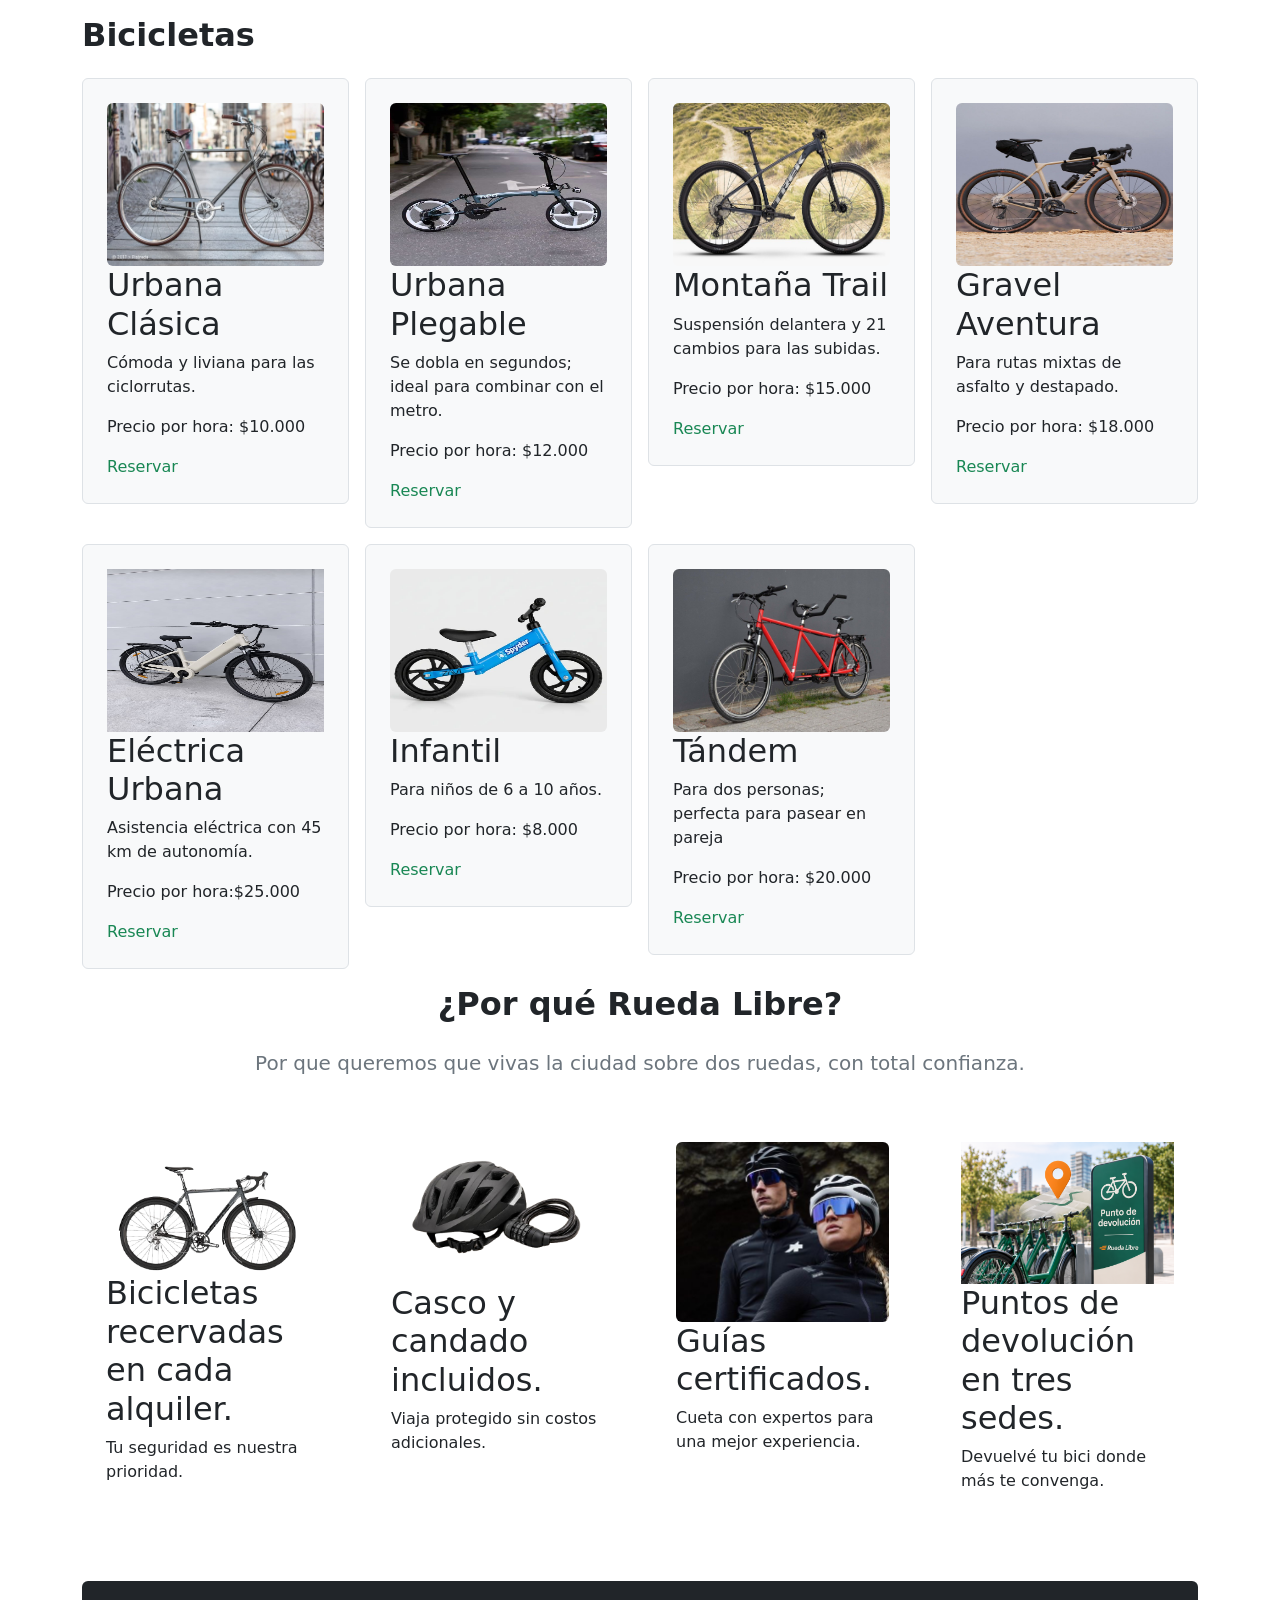
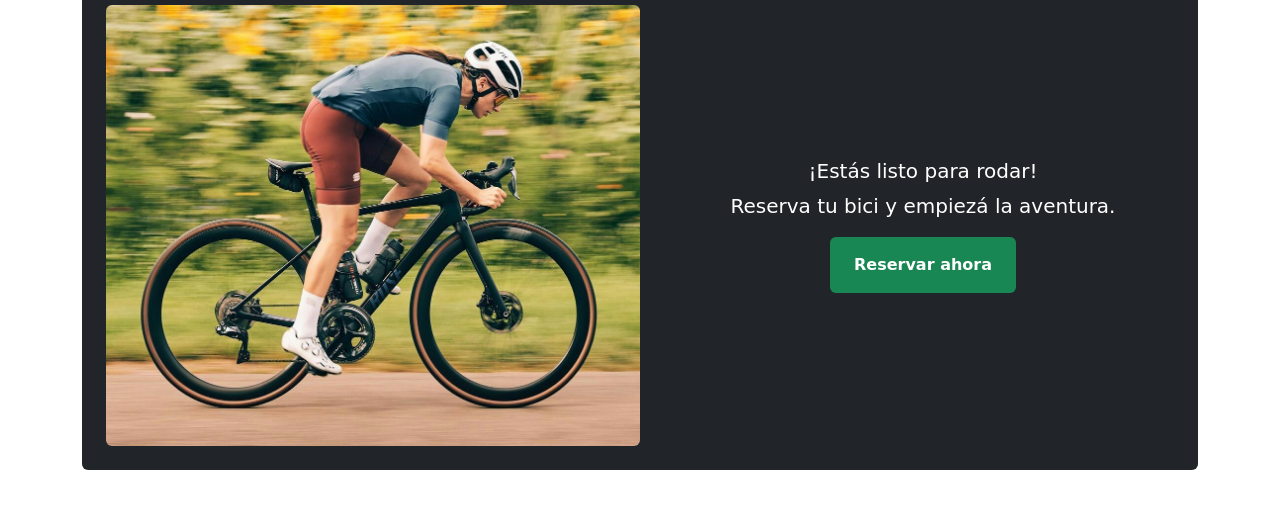
<file: pruebas/catalogo-bootstrap.html>
<!doctype html>
<html lang="en">
<head>
    <meta charset="utf-8">
    <meta name="viewport" content="width=device-width, initial-scale=1">
    <title>Bootstrap demo</title>
    <link href="https://cdn.jsdelivr.net/npm/bootstrap@5.3.8/dist/css/bootstrap.min.css" rel="stylesheet" integrity="sha384-sRIl4kxILFvY47J16cr9ZwB07vP4J8+LH7qKQnuqkuIAvNWLzeN8tE5YBujZqJLB" crossorigin="anonymous">
</head>
<body>
    <section class="container">
        <h2 class="fw-semibold mb-4 pt-3">Bicicletas</h2>
        <div class="row g-3">
            <div class="col-12 col-sm-6 col-lg-4 col-xl-3">
                <article class="p-4 border rounded bg-light">
                    <div class="ratio ratio-4x3">
                        <img class="d-block w-100 rounded-2" src="../img/Urbana-Clásica.png" alt="diseño de bicicleta urbana clásica">
                    </div>
                    <h2>Urbana Clásica</h2>
                    <p>Cómoda y liviana para las ciclorrutas.</p>
                    <p>Precio por hora: $10.000</p>
                    <a class="text-success text-decoration-none" href="../paginas/reservas.html">Reservar</a>
                </article>
            </div>
            <div class="col-12 col-sm-6 col-lg-4 col-xl-3">    
                <article class="p-4 border rounded bg-light">
                    <div class="ratio ratio-4x3">
                        <img class="d-block w-100 rounded-2" src="../img/Urbana-Plegable.png" alt="Diseño de bicicleta urbana plegable">
                    </div>
                    <h2>Urbana Plegable</h2>
                    <p>Se dobla en segundos; ideal para combinar con el metro.</p>
                    <p>Precio por hora: $12.000</p>
                    <a class="text-success text-decoration-none" href="../paginas/reservas.html">Reservar</a>
                </article>
            </div>
            <div class="col-12 col-sm-6 col-lg-4 col-xl-3">
                <article class="p-4 border rounded bg-light">
                    <div class="ratio ratio-4x3">
                        <img class="d-block w-100 rounded-2" src="../img/Montaña-Trail.png" alt="Diseño de bicicleta de montaña trail">
                    </div>
                    <h2>Montaña Trail</h2>
                    <p>Suspensión delantera y 21 cambios para las subidas.</p>
                    <p>Precio por hora: $15.000</p>
                    <a class="text-success text-decoration-none" href="../paginas/reservas.html">Reservar</a>
                </article>
            </div>
            <div class="col-12 col-sm-6 col-lg-4 col-xl-3">
                <article class="p-4 border rounded bg-light">
                    <div class="ratio ratio-4x3">
                        <img class="d-block w-100 rounded-2" src="../img/Gravel-Aventura.png" alt="Diseño de bicicleta de gravel">
                    </div>
                    <h2>Gravel Aventura</h2>
                    <p>Para rutas mixtas de asfalto y destapado.</p>
                    <p>Precio por hora: $18.000</p>
                    <a class="text-success text-decoration-none" href="../paginas/reservas.html">Reservar</a>
                </article>
            </div>
            <div class="col-12 col-sm-6 col-lg-4 col-xl-3">
                <article class="p-4 border rounded bg-light">
                    <div class="ratio ratio-4x3">
                        <img class="img-fluid" src="../img/Eléctrica-Urbana.png" alt="Diseño de bicicleta eléctrica urbana">
                    </div>
                    <h2>Eléctrica Urbana</h2>
                    <p>Asistencia eléctrica con 45 km de autonomía.</p>
                    <p>Precio por hora:$25.000</p>
                    <a class="text-success text-decoration-none" href="../paginas/reservas.html">Reservar</a>
                </article>
            </div>
            <div class="col-12 col-sm-6 col-lg-4 col-xl-3">
                <article class="p-4 border rounded bg-light">
                    <div class="ratio ratio-4x3">
                        <img class="d-block w-100 rounded-2" src="../img/Infantil.png" alt="Diseño de bicicleta infantil">
                    </div>
                    <h2>Infantil</h2>
                    <p>Para niños de 6 a 10 años.</p>
                    <p>Precio por hora: $8.000</p>
                    <a class="text-success text-decoration-none" href="../paginas/reservas.html">Reservar</a>
                </article>
            </div>
            <div class="col-12 col-sm-6 col-lg-4 col-xl-3">
                <article class="p-4 border rounded bg-light">
                    <div class="ratio ratio-4x3">
                        <img class="d-block w-100 rounded-2" src="../img/Tándem.png" alt="Diseño de bicicleta para dos personas tándem">
                    </div>
                    <h2>Tándem</h2>
                    <p>Para dos personas; perfecta para pasear en pareja</p>
                    <p>Precio por hora: $20.000</p>
                    <a class="text-success text-decoration-none" href="../paginas/reservas.html">Reservar</a>
                </article>
            </div>
        </div>
    </section>

    <section class="container">
        <h2 class="fw-semibold mb-4 pt-3 text-center">¿Por qué Rueda Libre?</h2>
        <p class="text-center text-secondary lead">Por que queremos que vivas la ciudad sobre dos ruedas, con total confianza.</p>
        <div class="row mt-3 g-4">
            <div class="col-12 col-sm-6 col-lg-3">
                <article class="p-4">
                    <img class="img-fluid" src="../img/cicla-perfil.png" alt="bicicleta de perfil">
                    <h2>Bicicletas recervadas en cada alquiler.</h2>
                    <p>Tu seguridad es nuestra prioridad.</p>
                </article>
            </div>
            <div class="col-12 col-sm-6 col-lg-3">
                <article class="p-4">
                    <img class="img-fluid" src="../img/casco-candado.png" alt="Casco y candado">
                    <h2>Casco y candado incluidos.</h2>
                    <p>Viaja protegido sin costos adicionales.</p>
                </article>
            </div>
            <div class="col-12 col-sm-6 col-lg-3">
                <article class="p-4">
                    <img class="img-fluid rounded" src="../img/guias.png" alt="Guías certificados">
                    <h2>Guías certificados.</h2>
                    <p>Cueta con expertos para una mejor experiencia.</p>
                </article>
            </div>
            <div class="col-12 col-sm-6 col-lg-3">
                <article class="p-4">
                    <img class="img-fluid" src="../img/punto-devolucion.png" alt="Punto de devolución">
                    <h2>Puntos de devolución en tres sedes.</h2>
                    <p>Devuelvé tu bici donde más te convenga.</p>
                </article>
            </div>
        </div>
    </section>

    <section class="container my-5">
        <div class="bg-dark rounded p-4 d-flex flex-column flex-md-row align-items-center justify-content-between gap-3">
            <div class="col-12 col-md-6 d-none d-md-block">
                <img class="img-fluid rounded" src="../img/listo-rodar.png" alt="ciclista femenina rodando a toda velocidad">
            </div>
            <div class="col-12 col-md-6 text-start text-md-center">
                <h3 class="text-white lead mb-2">¡Estás listo para rodar!</h3>
                <p class="text-white lead">Reserva tu bici y empiezá la aventura.</p>
                <a class="d-inline-block bg-success text-decoration-none text-white fw-bold px-4 py-3 rounded" href="../paginas/reservas.html" >Reservar ahora</a>
            </div>
        </div>
    </section>

    <script src="https://cdn.jsdelivr.net/npm/bootstrap@5.3.8/dist/js/bootstrap.bundle.min.js" integrity="sha384-FKyoEForCGlyvwx9Hj09JcYn3nv7wiPVlz7YYwJrWVcXK/BmnVDxM+D2scQbITxI" crossorigin="anonymous"></script>
</body>
</html>
</file>
<file: css/styles.css>
/* GLOBAL */
/* Estilos compartidos por todas las páginas */

/* Variables y configuración base */
:root {
    --crema: #FAF6EF;
    --gris-asfalto: #5B6470;
    --azul-noche: #14213D;
    --naranja-pedal: #F39A2B;
    --verde-ruta: #1E7A4F;

    --titulos: 'Montserrat', sans-serif;
    --textos: 'Open Sans', sans-serif;

    --espaciado-pequeno: 0.5rem;
    --espaciado-mediano: 1rem;
    --espaciado-grande: 1.5rem;

    --bs-primary: var(--verde-ruta);
    --bs-primary-rgb: 30, 122, 79;

    --bs-body-font-family: var(--textos);
    --bs-body-color: var(--gris-asfalto);
    --bs-body-color-rgb: 91, 100, 112;
    --bs-body-bg: var(--crema);
    --bs-body-bg-rgb: 250, 246, 239;
    --bs-heading-color: var(--azul-noche);

    --bs-link-color: var(--verde-ruta);
    --bs-link-color-rgb: 30, 122, 79;
    --bs-link-hover-color: #1A6843;
    --bs-link-hover-color-rgb: 26, 104, 67;

    --bs-border-radius: 0.5rem;
}


/* Botón principal: Verde Ruta */
.btn-primary {
    --bs-btn-color: #fff;
    --bs-btn-bg: var(--verde-ruta);
    --bs-btn-border-color: var(--verde-ruta);
    --bs-btn-hover-color: var(--azul-noche);
    --bs-btn-hover-bg: var(--naranja-pedal);
    --bs-btn-hover-border-color: var(--azul-noche);
    --bs-btn-focus-shadow-rgb: 30, 122, 79;
    --bs-btn-active-color: #fff;
    --bs-btn-active-bg: #175C3B;
    --bs-btn-active-border-color: var(--naranja-pedal);
    --bs-btn-disabled-color: #fff;
    --bs-btn-disabled-bg: var(--verde-ruta);
    --bs-btn-disabled-border-color: var(--verde-ruta);
    
}

.btn-outline-primary {
    --bs-btn-color: #175C3B;
    --bs-btn-border-color: var(--verde-ruta);
    --bs-btn-hover-bg: var(--naranja-pedal);
    --bs-btn-hover-color: var(--azul-noche);
    --bs-btn-hover-border-color: var(--azul-noche);
    --bs-btn-active-color: #fff;
    --bs-btn-active-bg: var(--naranja-pedal);
    --bs-btn-active-border-color: var(--azul-noche);
    --bs-btn-active-shadow: inset 0 3px 5px rgba(0, 0, 0, 0.125);
    --bs-btn-disabled-color: var(--azul-noche);
    --bs-btn-disabled-bg: transparent;
    --bs-btn-disabled-border-color: var(--naranja-pedal);
    --bs-gradient: none;
}


.btn-naranja {
    --bs-btn-color: var(--azul-noche);
    --bs-btn-bg: var(--naranja-pedal);
    --bs-btn-border-color: var(--naranja-pedal);
    --bs-btn-hover-color: var(--azul-noche);
    --bs-btn-hover-bg: #E08A1C;
    --bs-btn-hover-border-color: #D4821A;
    --bs-btn-focus-shadow-rgb: 243, 154, 43;
    --bs-btn-active-color: var(--azul-noche);
    --bs-btn-active-bg: #C47713;
    --bs-btn-active-border-color: #B86F11;
    --bs-btn-disabled-color: var(--azul-noche);
    --bs-btn-disabled-bg: var(--naranja-pedal);
    --bs-btn-disabled-border-color: var(--naranja-pedal);
}

main {
    max-width: 60rem;
    margin-inline: auto;
}

main p {
    text-align: center;
    margin-bottom: var(--espaciado-mediano);
}

.carrusel-promos {
    height: 35rem;
}

/* INDEX */
/* Elementos propios de la página de inicio */


#encuentranos {
    display: grid;
    gap: var(--espaciado-mediano);
    margin-top: var(--espaciado-grande);
}

#encuentranos h2 {
    margin-bottom: var(--espaciado-mediano);
}

#encuentranos img {
    width: 50%;
    height: auto;
    justify-self: center;
}

footer {
    margin-top: var(--espaciado-grande);
    text-align: center;
}

footer p {
    flex: 1 1 100%;
}


/* GLOBAL */
/* Tipografía y enlaces */
h1,
h2,
h3,
h4,
h5,
h6 {
    text-align: center;
    font-family: var(--titulos);
    font-weight: 700;
}

a {
    text-decoration: none;
}

/* GLOBAL */
/* Menú de navegación */

#menu a {
    color: var(--gris-asfalto);
}

#menu a.activo {
    color: var(--verde-ruta);
    font-weight: 600;
}

.tarjetas a:hover,
.tarjetas-flota a:hover,
#menu a:hover,
#menu a:focus {
    color: var(--naranja-pedal);
    font-weight: 600;
}

/* GLOBAL */
/* Botones y estados interactivos */
.WhatsApp {
    background-color: var(--verde-ruta);
    color: var(--crema);
    font-weight: 600;
}
.WhatsApp:hover,
.WhatsApp:focus {
    background-color: var(--naranja-pedal);
    color: var(--azul-noche);
}

.tarjetas a:focus,
.tarjetas-flota a:focus,
.WhatsApp:focus,
#menu a:focus,
input:focus,
select:focus,
textarea:focus {
    outline: 1px solid var(--naranja-pedal);
}

/* RESERVAS */
/* Formulario de reservas */

textarea {
    height: 10rem;
}

/* INDEX */
/* Servicios de la página de inicio */
.servicios {
    display: grid;
    grid-template-columns: repeat(auto-fit, minmax(280px, 1fr));
    gap: var(--espaciado-mediano);
}



.tarjeta-servicio {
    display: flex;
    flex-direction: column;
    gap: var(--espaciado-pequeno);
    padding: var(--espaciado-mediano);
    position: relative;
}

.nuevo {
    position: absolute;
    top: var(--espaciado-pequeno);
    right: var(--espaciado-pequeno);
    background-color: var(--naranja-pedal);
    color: var(--crema);
    padding: var(--espaciado-pequeno) var(--espaciado-mediano);
    border-radius: 5px;
}


/* INDEX */
/* Tarjetas de bicicletas de la página de inicio */

.tarjeta-servicio img{
    display: block;
    width: 100%;
    height: 12rem;
    border-radius: 5px;
    object-fit: cover;
}
.tarjetas img,
.tarjetas-flota img{
    height: 12rem;
}


/* GLOBAL */
/* Botón flotante de WhatsApp */
.WhatsApp {
    position: fixed;
    right: 20px;
    bottom: 20px;
    padding: var(--espaciado-pequeno) var(--espaciado-mediano);
    border-radius: 10px;
}

/* GLOBAL */
.horario-atencion {
    display: block;
    text-align: center;
}

/* GLOBAL */
/* Media query para tablets */
@media (min-width: 768px) {

    footer{
        display: flex;
        flex-wrap: wrap;
        justify-content: space-around;
        gap:var(--espaciado-mediano);
        align-items: center;
    }

}
</file>
<file: nocturna/src/output.css>
/*! tailwindcss v4.3.5 | MIT License | https://tailwindcss.com */
@layer properties;
@layer theme, base, components, utilities;
@layer theme {
  :root, :host {
    --font-sans: -apple-system, BlinkMacSystemFont, "Segoe UI", Roboto, "Helvetica Neue",
      "Noto Sans", Arial, sans-serif, "Apple Color Emoji", "Segoe UI Emoji",
      "Segoe UI Symbol", "Noto Color Emoji";
    --font-mono: ui-monospace, SFMono-Regular, Menlo, Monaco, Consolas, "Liberation Mono",
      "Courier New", monospace;
    --color-orange-600: oklch(64.6% 0.222 41.116);
    --color-amber-500: oklch(76.9% 0.188 70.08);
    --color-amber-600: oklch(66.6% 0.179 58.318);
    --color-amber-700: oklch(55.5% 0.163 48.998);
    --color-green-900: oklch(39.3% 0.095 152.535);
    --color-green-950: oklch(26.6% 0.065 152.934);
    --color-blue-800: oklch(42.4% 0.199 265.638);
    --color-blue-900: oklch(37.9% 0.146 265.522);
    --color-blue-950: oklch(28.2% 0.091 267.935);
    --color-white: #fff;
    --spacing: 0.25rem;
    --text-2xl: 1.5rem;
    --text-2xl--line-height: calc(2 / 1.5);
    --text-4xl: 2.25rem;
    --text-4xl--line-height: calc(2.5 / 2.25);
    --text-7xl: 4.5rem;
    --text-7xl--line-height: 1;
    --font-weight-semibold: 600;
    --font-weight-bold: 700;
    --radius-lg: 0.5rem;
    --default-font-family: var(--font-sans);
    --default-mono-font-family: var(--font-mono);
  }
}
@layer base {
  *, ::after, ::before, ::backdrop, ::file-selector-button {
    box-sizing: border-box;
    margin: 0;
    padding: 0;
    border: 0 solid;
  }
  html, :host {
    line-height: 1.5;
    -webkit-text-size-adjust: 100%;
    tab-size: 4;
    font-family: var(--default-font-family, -apple-system, BlinkMacSystemFont, "Segoe UI", Roboto, "Helvetica Neue", "Noto Sans", Arial, sans-serif, "Apple Color Emoji", "Segoe UI Emoji", "Segoe UI Symbol", "Noto Color Emoji");
    font-feature-settings: var(--default-font-feature-settings, normal);
    font-variation-settings: var(--default-font-variation-settings, normal);
    -webkit-tap-highlight-color: transparent;
  }
  hr {
    height: 0;
    color: inherit;
    border-top-width: 1px;
  }
  abbr:where([title]) {
    -webkit-text-decoration: underline dotted;
    text-decoration: underline dotted;
  }
  h1, h2, h3, h4, h5, h6 {
    font-size: inherit;
    font-weight: inherit;
  }
  a {
    color: inherit;
    -webkit-text-decoration: inherit;
    text-decoration: inherit;
  }
  b, strong {
    font-weight: bolder;
  }
  code, kbd, samp, pre {
    font-family: var(--default-mono-font-family, ui-monospace, SFMono-Regular, Menlo, Monaco, Consolas, "Liberation Mono", "Courier New", monospace);
    font-feature-settings: var(--default-mono-font-feature-settings, normal);
    font-variation-settings: var(--default-mono-font-variation-settings, normal);
    font-size: 1em;
  }
  small {
    font-size: 80%;
  }
  sub, sup {
    font-size: 75%;
    line-height: 0;
    position: relative;
    vertical-align: baseline;
  }
  sub {
    bottom: -0.25em;
  }
  sup {
    top: -0.5em;
  }
  table {
    text-indent: 0;
    border-color: inherit;
    border-collapse: collapse;
  }
  :-moz-focusring:where(:not(iframe)) {
    outline: auto;
  }
  progress {
    vertical-align: baseline;
  }
  summary {
    display: list-item;
  }
  ol, ul, menu {
    list-style: none;
  }
  img, svg, video, canvas, audio, iframe, embed, object {
    display: block;
    vertical-align: middle;
  }
  img, video {
    max-width: 100%;
    height: auto;
  }
  button, input, select, optgroup, textarea, ::file-selector-button {
    font: inherit;
    font-feature-settings: inherit;
    font-variation-settings: inherit;
    letter-spacing: inherit;
    color: inherit;
    border-radius: 0;
    background-color: transparent;
    opacity: 1;
  }
  :where(select:is([multiple], [size])) optgroup {
    font-weight: bolder;
  }
  :where(select:is([multiple], [size])) optgroup option {
    padding-inline-start: 20px;
  }
  ::file-selector-button {
    margin-inline-end: 4px;
  }
  ::placeholder {
    opacity: 1;
  }
  @supports (not (-webkit-appearance: -apple-pay-button))  or (contain-intrinsic-size: 1px) {
    ::placeholder {
      color: currentcolor;
      @supports (color: color-mix(in lab, red, red)) {
        color: color-mix(in oklab, currentcolor 50%, transparent);
      }
    }
  }
  textarea {
    resize: vertical;
  }
  ::-webkit-search-decoration {
    -webkit-appearance: none;
  }
  ::-webkit-date-and-time-value {
    min-height: 1lh;
    text-align: inherit;
  }
  ::-webkit-datetime-edit {
    display: inline-flex;
  }
  ::-webkit-datetime-edit-fields-wrapper {
    padding: 0;
  }
  ::-webkit-datetime-edit, ::-webkit-datetime-edit-year-field, ::-webkit-datetime-edit-month-field, ::-webkit-datetime-edit-day-field, ::-webkit-datetime-edit-hour-field, ::-webkit-datetime-edit-minute-field, ::-webkit-datetime-edit-second-field, ::-webkit-datetime-edit-millisecond-field, ::-webkit-datetime-edit-meridiem-field {
    padding-block: 0;
  }
  ::-webkit-calendar-picker-indicator {
    line-height: 1;
  }
  :-moz-ui-invalid {
    box-shadow: none;
  }
  button, input:where([type="button"], [type="reset"], [type="submit"]), ::file-selector-button {
    appearance: button;
  }
  ::-webkit-inner-spin-button, ::-webkit-outer-spin-button {
    height: auto;
  }
  [hidden]:where(:not([hidden="until-found"])) {
    display: none !important;
  }
}
@layer utilities {
  .m-1 {
    margin: var(--spacing);
  }
  .m-2 {
    margin: calc(var(--spacing) * 2);
  }
  .mx-auto {
    margin-inline: auto;
  }
  .mt-5 {
    margin-top: calc(var(--spacing) * 5);
  }
  .flex {
    display: flex;
  }
  .inline-block {
    display: inline-block;
  }
  .table {
    display: table;
  }
  .h-auto {
    height: auto;
  }
  .w-50 {
    width: calc(var(--spacing) * 50);
  }
  .w-100 {
    width: calc(var(--spacing) * 100);
  }
  .w-full {
    width: 100%;
  }
  .border-collapse {
    border-collapse: collapse;
  }
  .resize {
    resize: both;
  }
  .flex-col {
    flex-direction: column;
  }
  .flex-wrap {
    flex-wrap: wrap;
  }
  .justify-between {
    justify-content: space-between;
  }
  .justify-center {
    justify-content: center;
  }
  .gap-2 {
    gap: calc(var(--spacing) * 2);
  }
  .gap-3 {
    gap: calc(var(--spacing) * 3);
  }
  .rounded-lg {
    border-radius: var(--radius-lg);
  }
  .border {
    border-style: var(--tw-border-style);
    border-width: 1px;
  }
  .border-2 {
    border-style: var(--tw-border-style);
    border-width: 2px;
  }
  .border-blue-950 {
    border-color: var(--color-blue-950);
  }
  .border-green-900 {
    border-color: var(--color-green-900);
  }
  .border-green-950 {
    border-color: var(--color-green-950);
  }
  .bg-blue-900 {
    background-color: var(--color-blue-900);
  }
  .bg-blue-950 {
    background-color: var(--color-blue-950);
  }
  .bg-green-900 {
    background-color: var(--color-green-900);
  }
  .px-4 {
    padding-inline: calc(var(--spacing) * 4);
  }
  .px-5 {
    padding-inline: calc(var(--spacing) * 5);
  }
  .py-2 {
    padding-block: calc(var(--spacing) * 2);
  }
  .py-2\.5 {
    padding-block: calc(var(--spacing) * 2.5);
  }
  .py-6 {
    padding-block: calc(var(--spacing) * 6);
  }
  .text-center {
    text-align: center;
  }
  .text-2xl {
    font-size: var(--text-2xl);
    line-height: var(--tw-leading, var(--text-2xl--line-height));
  }
  .text-4xl {
    font-size: var(--text-4xl);
    line-height: var(--tw-leading, var(--text-4xl--line-height));
  }
  .text-7xl {
    font-size: var(--text-7xl);
    line-height: var(--tw-leading, var(--text-7xl--line-height));
  }
  .font-bold {
    --tw-font-weight: var(--font-weight-bold);
    font-weight: var(--font-weight-bold);
  }
  .font-semibold {
    --tw-font-weight: var(--font-weight-semibold);
    font-weight: var(--font-weight-semibold);
  }
  .text-blue-950 {
    color: var(--color-blue-950);
  }
  .text-green-900 {
    color: var(--color-green-900);
  }
  .text-white {
    color: var(--color-white);
  }
  .underline {
    text-decoration-line: underline;
  }
  .shadow-md {
    --tw-shadow: 0 4px 6px -1px var(--tw-shadow-color, rgb(0 0 0 / 0.1)), 0 2px 4px -2px var(--tw-shadow-color, rgb(0 0 0 / 0.1));
    box-shadow: var(--tw-inset-shadow), var(--tw-inset-ring-shadow), var(--tw-ring-offset-shadow), var(--tw-ring-shadow), var(--tw-shadow);
  }
  .ring-4 {
    --tw-ring-shadow: var(--tw-ring-inset, ) 0 0 0 calc(4px + var(--tw-ring-offset-width)) var(--tw-ring-color, currentcolor);
    box-shadow: var(--tw-inset-shadow), var(--tw-inset-ring-shadow), var(--tw-ring-offset-shadow), var(--tw-ring-shadow), var(--tw-shadow);
  }
  .ring-blue-800 {
    --tw-ring-color: var(--color-blue-800);
  }
  .outline {
    outline-style: var(--tw-outline-style);
    outline-width: 1px;
  }
  @media (hover: hover) {
    .hover\:border-2:hover {
      border-style: var(--tw-border-style);
      border-width: 2px;
    }
    .hover\:border-none:hover {
      --tw-border-style: none;
      border-style: none;
    }
    .hover\:border-amber-500:hover {
      border-color: var(--color-amber-500);
    }
    .hover\:bg-amber-500:hover {
      background-color: var(--color-amber-500);
    }
    .hover\:bg-amber-600:hover {
      background-color: var(--color-amber-600);
    }
    .hover\:bg-amber-700:hover {
      background-color: var(--color-amber-700);
    }
    .hover\:bg-blue-900:hover {
      background-color: var(--color-blue-900);
    }
    .hover\:bg-blue-950:hover {
      background-color: var(--color-blue-950);
    }
    .hover\:bg-orange-600:hover {
      background-color: var(--color-orange-600);
    }
    .hover\:text-blue-950:hover {
      color: var(--color-blue-950);
    }
    .hover\:ring-2:hover {
      --tw-ring-shadow: var(--tw-ring-inset, ) 0 0 0 calc(2px + var(--tw-ring-offset-width)) var(--tw-ring-color, currentcolor);
      box-shadow: var(--tw-inset-shadow), var(--tw-inset-ring-shadow), var(--tw-ring-offset-shadow), var(--tw-ring-shadow), var(--tw-shadow);
    }
    .hover\:ring-4:hover {
      --tw-ring-shadow: var(--tw-ring-inset, ) 0 0 0 calc(4px + var(--tw-ring-offset-width)) var(--tw-ring-color, currentcolor);
      box-shadow: var(--tw-inset-shadow), var(--tw-inset-ring-shadow), var(--tw-ring-offset-shadow), var(--tw-ring-shadow), var(--tw-shadow);
    }
    .hover\:outline:hover {
      outline-style: var(--tw-outline-style);
      outline-width: 1px;
    }
  }
  .focus\:bg-amber-500:focus {
    background-color: var(--color-amber-500);
  }
  .focus\:ring-2:focus {
    --tw-ring-shadow: var(--tw-ring-inset, ) 0 0 0 calc(2px + var(--tw-ring-offset-width)) var(--tw-ring-color, currentcolor);
    box-shadow: var(--tw-inset-shadow), var(--tw-inset-ring-shadow), var(--tw-ring-offset-shadow), var(--tw-ring-shadow), var(--tw-shadow);
  }
  .focus\:ring-4:focus {
    --tw-ring-shadow: var(--tw-ring-inset, ) 0 0 0 calc(4px + var(--tw-ring-offset-width)) var(--tw-ring-color, currentcolor);
    box-shadow: var(--tw-inset-shadow), var(--tw-inset-ring-shadow), var(--tw-ring-offset-shadow), var(--tw-ring-shadow), var(--tw-shadow);
  }
  .focus\:ring-blue-800:focus {
    --tw-ring-color: var(--color-blue-800);
  }
  .focus\:ring-blue-950:focus {
    --tw-ring-color: var(--color-blue-950);
  }
  .focus\:outline-hidden:focus {
    --tw-outline-style: none;
    outline-style: none;
    @media (forced-colors: active) {
      outline: 2px solid transparent;
      outline-offset: 2px;
    }
  }
  .focus\:outline-none:focus {
    --tw-outline-style: none;
    outline-style: none;
  }
  .focus-visible\:ring-4:focus-visible {
    --tw-ring-shadow: var(--tw-ring-inset, ) 0 0 0 calc(4px + var(--tw-ring-offset-width)) var(--tw-ring-color, currentcolor);
    box-shadow: var(--tw-inset-shadow), var(--tw-inset-ring-shadow), var(--tw-ring-offset-shadow), var(--tw-ring-shadow), var(--tw-shadow);
  }
  .focus-visible\:ring-blue-800:focus-visible {
    --tw-ring-color: var(--color-blue-800);
  }
  .focus-visible\:outline:focus-visible {
    outline-style: var(--tw-outline-style);
    outline-width: 1px;
  }
  .focus-visible\:outline-none:focus-visible {
    --tw-outline-style: none;
    outline-style: none;
  }
  @media (width >= 40rem) {
    .sm\:w-1\/2 {
      width: calc(1 / 2 * 100%);
    }
    .sm\:flex-row {
      flex-direction: row;
    }
    .sm\:gap-6 {
      gap: calc(var(--spacing) * 6);
    }
    .sm\:text-4xl {
      font-size: var(--text-4xl);
      line-height: var(--tw-leading, var(--text-4xl--line-height));
    }
  }
}
@property --tw-border-style {
  syntax: "*";
  inherits: false;
  initial-value: solid;
}
@property --tw-font-weight {
  syntax: "*";
  inherits: false;
}
@property --tw-shadow {
  syntax: "*";
  inherits: false;
  initial-value: 0 0 #0000;
}
@property --tw-shadow-color {
  syntax: "*";
  inherits: false;
}
@property --tw-shadow-alpha {
  syntax: "<percentage>";
  inherits: false;
  initial-value: 100%;
}
@property --tw-inset-shadow {
  syntax: "*";
  inherits: false;
  initial-value: 0 0 #0000;
}
@property --tw-inset-shadow-color {
  syntax: "*";
  inherits: false;
}
@property --tw-inset-shadow-alpha {
  syntax: "<percentage>";
  inherits: false;
  initial-value: 100%;
}
@property --tw-ring-color {
  syntax: "*";
  inherits: false;
}
@property --tw-ring-shadow {
  syntax: "*";
  inherits: false;
  initial-value: 0 0 #0000;
}
@property --tw-inset-ring-color {
  syntax: "*";
  inherits: false;
}
@property --tw-inset-ring-shadow {
  syntax: "*";
  inherits: false;
  initial-value: 0 0 #0000;
}
@property --tw-ring-inset {
  syntax: "*";
  inherits: false;
}
@property --tw-ring-offset-width {
  syntax: "<length>";
  inherits: false;
  initial-value: 0px;
}
@property --tw-ring-offset-color {
  syntax: "*";
  inherits: false;
  initial-value: #fff;
}
@property --tw-ring-offset-shadow {
  syntax: "*";
  inherits: false;
  initial-value: 0 0 #0000;
}
@property --tw-outline-style {
  syntax: "*";
  inherits: false;
  initial-value: solid;
}
@layer properties {
  @supports ((-webkit-hyphens: none) and (not (margin-trim: block))) or ((-moz-orient: inline) and (not (color:rgb(from red r g b)))) {
    *, ::before, ::after, ::backdrop {
      --tw-border-style: solid;
      --tw-font-weight: initial;
      --tw-shadow: 0 0 #0000;
      --tw-shadow-color: initial;
      --tw-shadow-alpha: 100%;
      --tw-inset-shadow: 0 0 #0000;
      --tw-inset-shadow-color: initial;
      --tw-inset-shadow-alpha: 100%;
      --tw-ring-color: initial;
      --tw-ring-shadow: 0 0 #0000;
      --tw-inset-ring-color: initial;
      --tw-inset-ring-shadow: 0 0 #0000;
      --tw-ring-inset: initial;
      --tw-ring-offset-width: 0px;
      --tw-ring-offset-color: #fff;
      --tw-ring-offset-shadow: 0 0 #0000;
      --tw-outline-style: solid;
    }
  }
}
</file>
